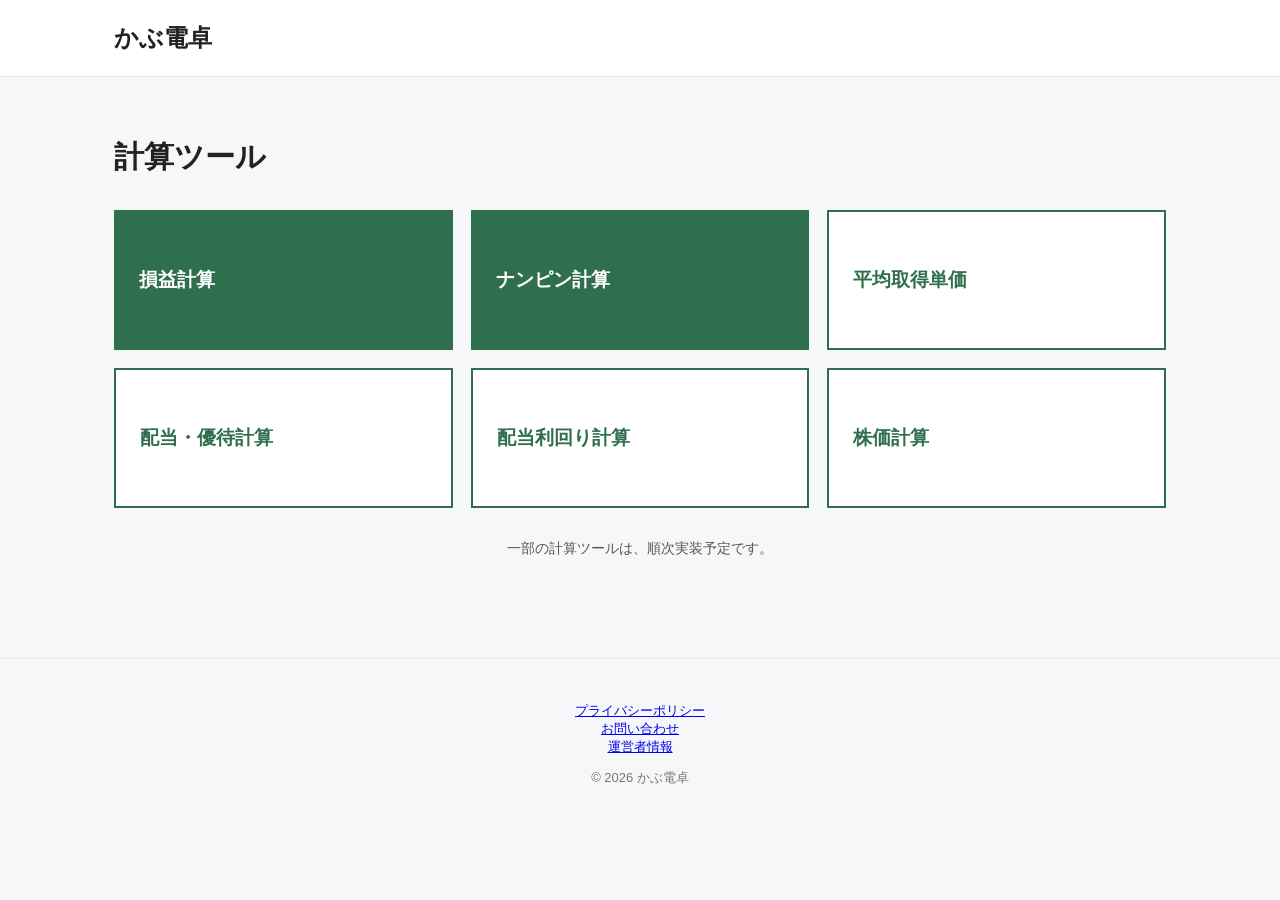
<file: index.html>
<!DOCTYPE html>
<html lang="ja">

<head>
    <!-- Google tag (gtag.js) -->
    <script async src="https://www.googletagmanager.com/gtag/js?id=G-V0Z3D5GNX5"></script>
    <script>
        window.dataLayer = window.dataLayer || [];
        function gtag(){dataLayer.push(arguments);}
        gtag('js', new Date());

        gtag('config', 'G-V0Z3D5GNX5');
    </script>

    <!-- Google tag (gtag.js) -->
    <script async src="https://www.googletagmanager.com/gtag/js?id=G-W8XJ742LCZ"></script>
    <script>
        window.dataLayer = window.dataLayer || [];
        function gtag(){dataLayer.push(arguments);}
        gtag('js', new Date());

        gtag('config', 'G-W8XJ742LCZ');
    </script>

    <meta charset="UTF-8">
    <meta name="viewport" content="width=device-width, initial-scale=1.0">

    <title>かぶ電卓｜株式投資の計算ツール</title>

    <link rel="stylesheet" href="style.css">

    <script async src="https://pagead2.googlesyndication.com/pagead/js/adsbygoogle.js?client=ca-pub-7074374760590472"
     crossorigin="anonymous">
    </script>
    
</head>

<body>

    <header class="site-header">
        <a href="index.html" class="logo">かぶ電卓</a>
    </header>


    <main>

        <section class="tools-section">

            <h1>計算ツール</h1>

            <div class="tool-grid">

                <a href="profit/" class="tool-card">
                    <h2>損益計算</h2>
                </a>

                <!-- ナンピン計算（有効化＆リンク追加） -->
                <a href="nanpin/" class="tool-card">
                    <h2>ナンピン計算</h2>
                </a>

                <!-- 名称変更：配当金計算 → 平均取得単価 -->
                <div class="tool-card tool-card-disabled">
                    <h2>平均取得単価</h2>
                </div>

                <!-- 名称変更：優待利回り計算 → 配当・優待計算 -->
                <div class="tool-card tool-card-disabled">
                    <h2>配当・優待計算</h2>
                </div>

                <div class="tool-card tool-card-disabled">
                    <h2>配当利回り計算</h2>
                </div>

                <div class="tool-card tool-card-disabled">
                    <h2>株価計算</h2>
                </div>

            </div>


            <div class="tools-notice">
                <p>
                    一部の計算ツールは、順次実装予定です。
                </p>
            </div>

        </section>

    </main>


    <footer class="site-footer">

        <p>
            <a href="privacy/">プライバシーポリシー</a><br>
            <a href="https://docs.google.com/forms/d/e/1FAIpQLSde05ziMstpzaKHrBFgpSjmbeXkqPF-WG4Gf9e9zxc0MB6xwA/viewform?usp=dialog">お問い合わせ</a><br>
            <a href="about/">運営者情報</a>
        </p>

        <p>&copy; 2026 かぶ電卓</p>

    </footer>


    <script src="script.js"></script>

</body>

</html>
</file>
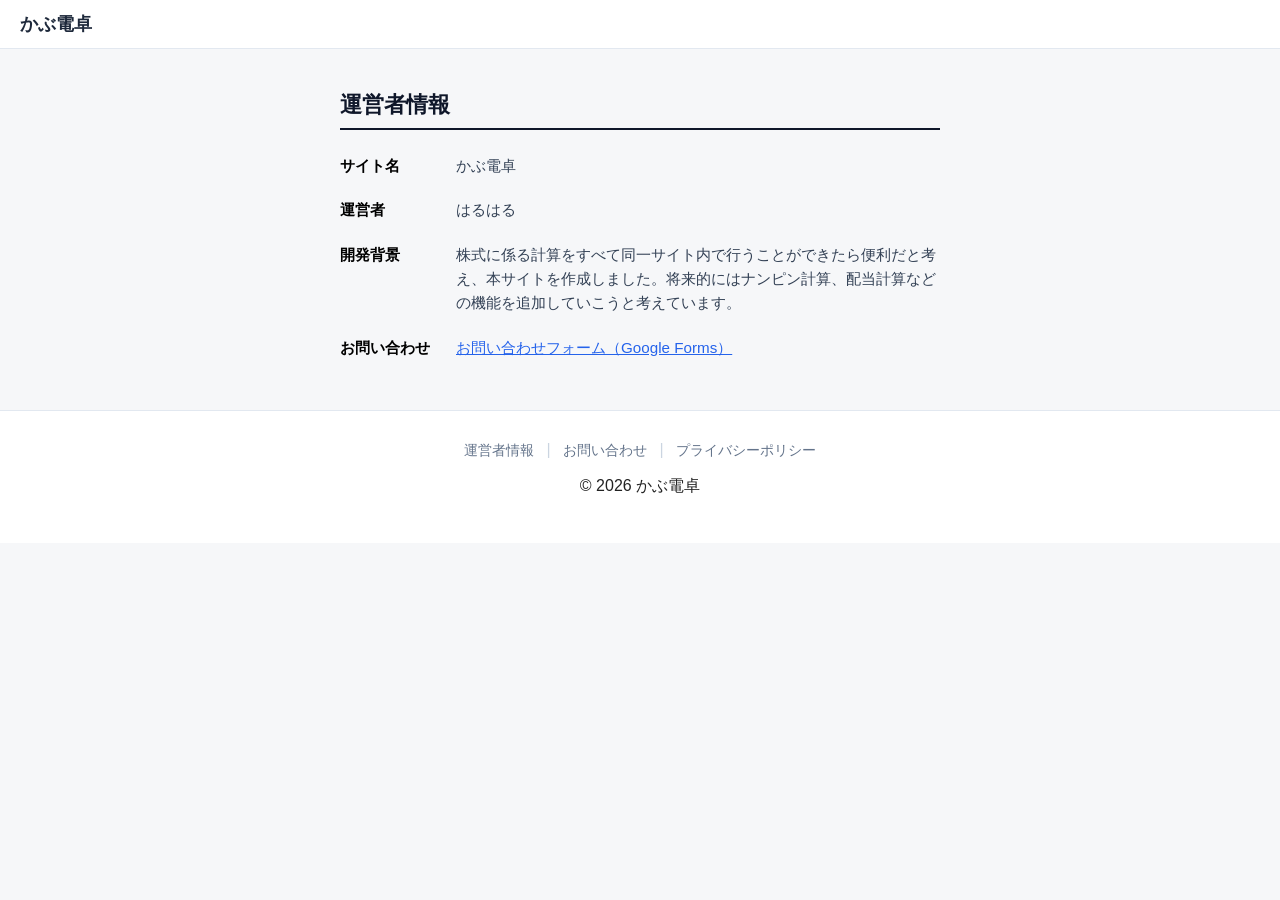
<file: about/index.html>
<!DOCTYPE html>
<html lang="ja">
<head>
  <meta charset="UTF-8">
  <meta name="viewport" content="width=device-width, initial-scale=1.0">
  <title>運営者情報 | かぶ電卓</title>
  <link rel="stylesheet" href="../style.css">
  <style>



    /* ==========================================
   脱・AIテンプレ（運営者情報スタイル）
   ========================================== */

/* 簡易ヘッダー */
.simple-header {
  border-bottom: 1px solid #e2e8f0;
  padding: 12px 20px;
  background-color: #ffffff;
}

.simple-header .site-title {
  font-size: 1.1rem;
  font-weight: 700;
  color: #1e293b;
  text-decoration: none;
}

/* メイン領域 */
.about-wrapper {
  max-width: 640px;
  margin: 40px auto;
  padding: 0 20px;
}

.page-title {
  font-size: 1.4rem;
  font-weight: 700;
  color: #0f172a;
  margin-bottom: 24px;
  padding-bottom: 8px;
  border-bottom: 2px solid #0f172a;
}

/* シンプルなリストレイアウト */
.about-list {
  display: grid;
  grid-template-columns: 100px 1fr;
  row-gap: 20px;
  column-gap: 16px;
  font-size: 0.95rem;
  line-height: 1.6;
}

.about-list dt {
  font-weight: 600;
  color: black;
}

.about-list dd {
  margin: 0;
  color: #334155;
}

.about-list a {
  color: #2563eb;
  text-decoration: underline;
}

/* スマホ対応 */
@media (max-width: 480px) {
  .about-list {
    grid-template-columns: 1fr;
    row-gap: 6px;
  }
  .about-list dt {
    color: #94a3b8;
    font-size: 0.85rem;
    margin-top: 10px;
  }
}


  </style>
</head>
<body>

  <!-- シンプルで邪魔にならないヘッダー -->
  <header class="simple-header">
    <div class="header-inner">
      <a href="../index.html" class="site-title">かぶ電卓</a>
    </div>
  </header>

  <main class="about-wrapper">
    <h1 class="page-title">運営者情報</h1>

    <dl class="about-list">
      <dt>サイト名</dt>
      <dd>かぶ電卓</dd>

      <dt>運営者</dt>
      <dd>はるはる</dd>

      <dt>開発背景</dt>
      <dd>
        株式に係る計算をすべて同一サイト内で行うことができたら便利だと考え、本サイトを作成しました。将来的にはナンピン計算、配当計算などの機能を追加していこうと考えています。
      </dd>

      <dt>お問い合わせ</dt>
      <dd>
        <a href="https://docs.google.com/forms/d/e/1FAIpQLSde05ziMstpzaKHrBFgpSjmbeXkqPF-WG4Gf9e9zxc0MB6xwA/viewform?usp=dialog" target="_blank" rel="noopener noreferrer">
          お問い合わせフォーム（Google Forms）
        </a>
      </dd>
    </dl>
  </main>

  <!-- フッター -->
  <footer class="app-footer">
    <div class="footer-container">
      <nav class="footer-nav">
        <a href="index.html">運営者情報</a>
        <span class="divider">|</span>
        <a href="https://docs.google.com/forms/d/e/1FAIpQLSde05ziMstpzaKHrBFgpSjmbeXkqPF-WG4Gf9e9zxc0MB6xwA/viewform?usp=dialog" target="_blank" rel="noopener noreferrer">お問い合わせ</a>
        <span class="divider">|</span>
        <a href="../privacy/index.html">プライバシーポリシー</a>
      </nav>
      <p class="copyright">© 2026 かぶ電卓</p>
    </div>
  </footer>

</body>
</html>
</file>
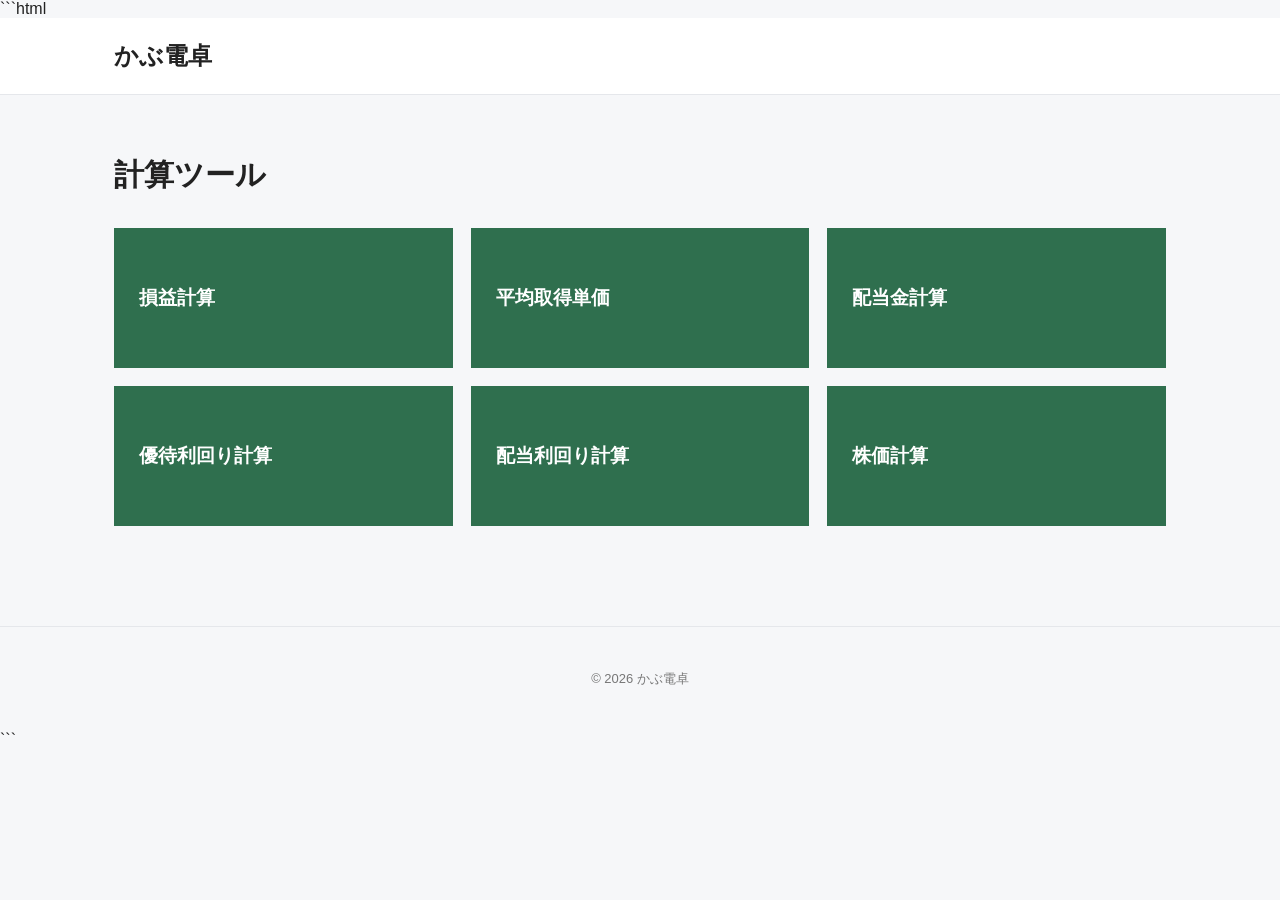
<file: kabu-calculation/index.html>
```html
<!DOCTYPE html>
<html lang="ja">

<head>
    <!-- Google tag (gtag.js) -->
<script async src="https://www.googletagmanager.com/gtag/js?id=G-W8XJ742LCZ"></script>
<script>
  window.dataLayer = window.dataLayer || [];
  function gtag(){dataLayer.push(arguments);}
  gtag('js', new Date());

  gtag('config', 'G-W8XJ742LCZ');
</script>
    <meta charset="UTF-8">
    <meta name="viewport" content="width=device-width, initial-scale=1.0">

    <title>かぶ電卓｜株式投資の計算ツール</title>

    <link rel="stylesheet" href="style.css">
</head>

<body>

    <header class="site-header">
        <a href="index.html" class="logo">かぶ電卓</a>
    </header>


    <main>

        <section class="tools-section">

            <h1>計算ツール</h1>

            <div class="tool-grid">

                <a href="profit/" class="tool-card">
                    <h2>損益計算</h2>
                </a>

                <a href="average-price/" class="tool-card">
                    <h2>平均取得単価</h2>
                </a>

                <a href="dividend/" class="tool-card">
                    <h2>配当金計算</h2>
                </a>

                <a href="yutai/" class="tool-card">
                    <h2>優待利回り計算</h2>
                </a>

                <a href="#" class="tool-card">
                    <h2>配当利回り計算</h2>
                </a>

                <a href="#" class="tool-card">
                    <h2>株価計算</h2>
                </a>

            </div>

        </section>

    </main>


    <footer class="site-footer">
        <p>&copy; 2026 かぶ電卓</p>
    </footer>


    <script src="script.js"></script>

</body>

</html>
```
</file>
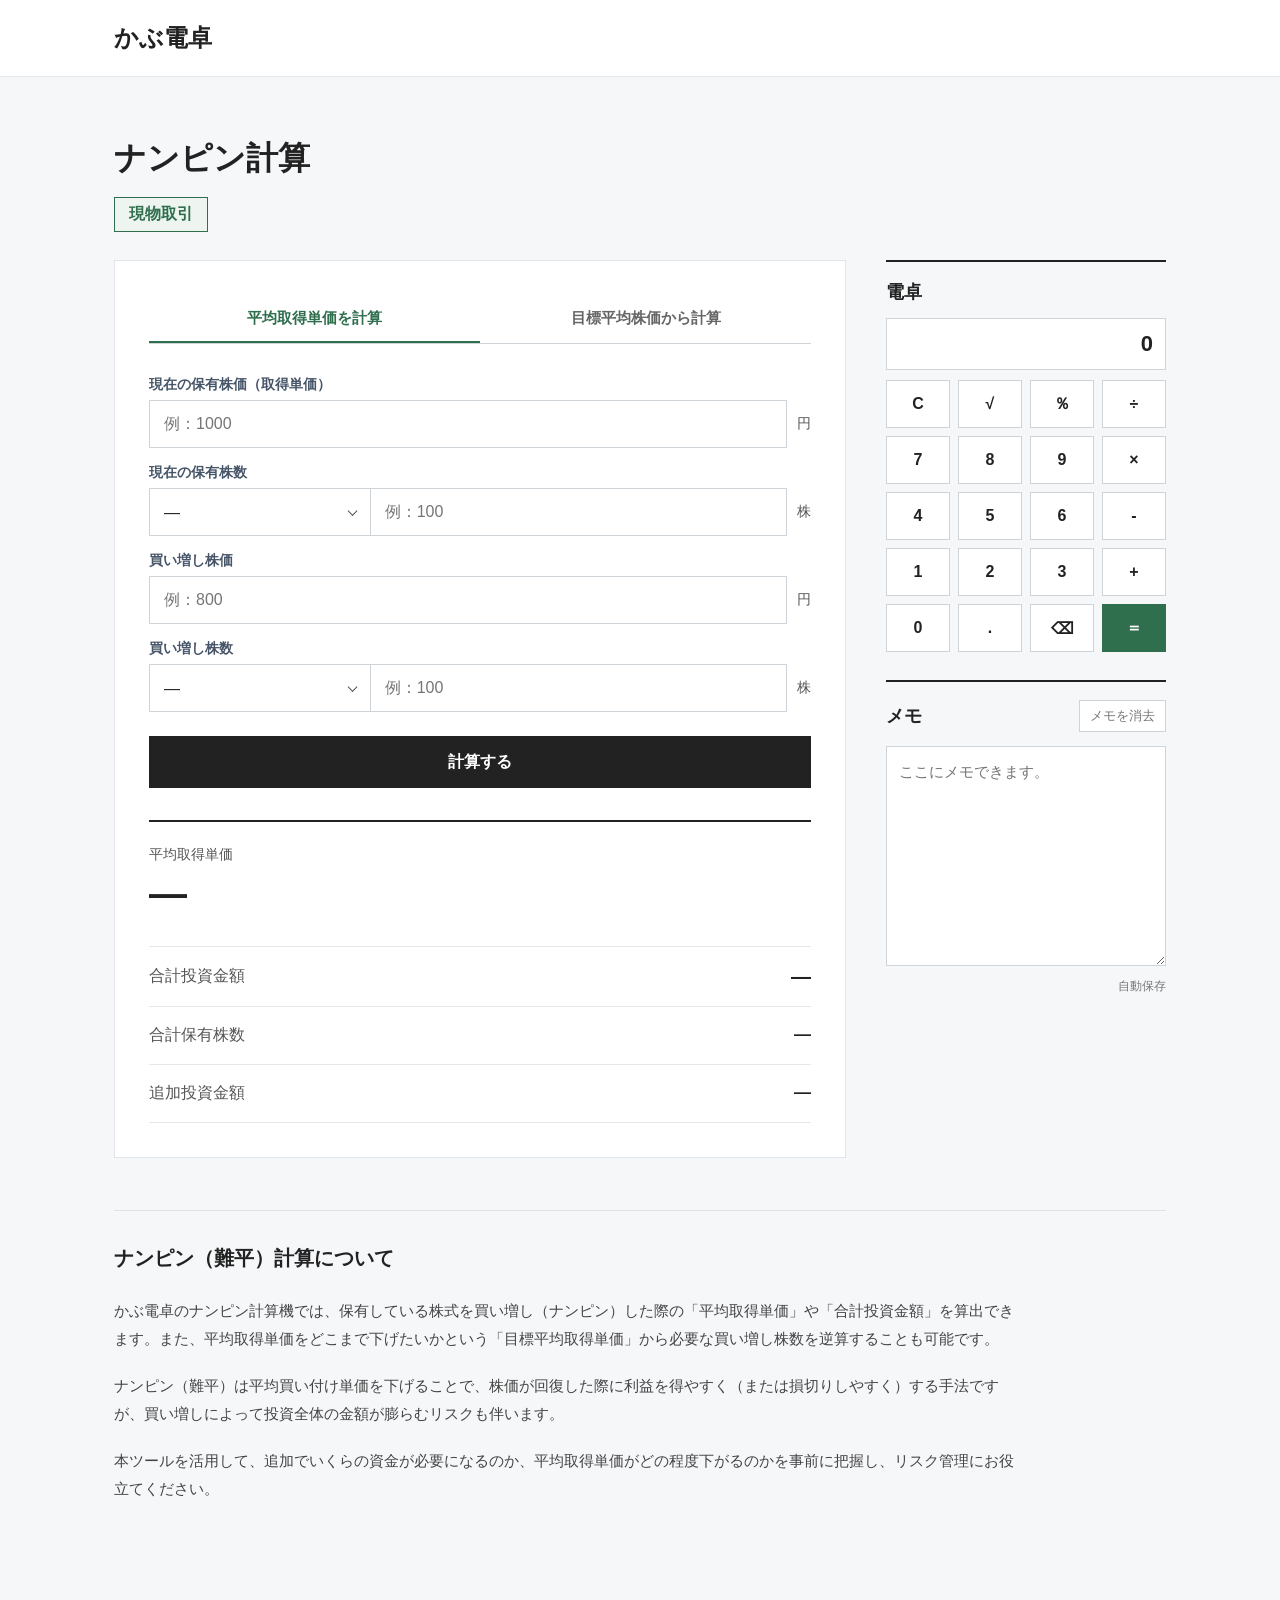
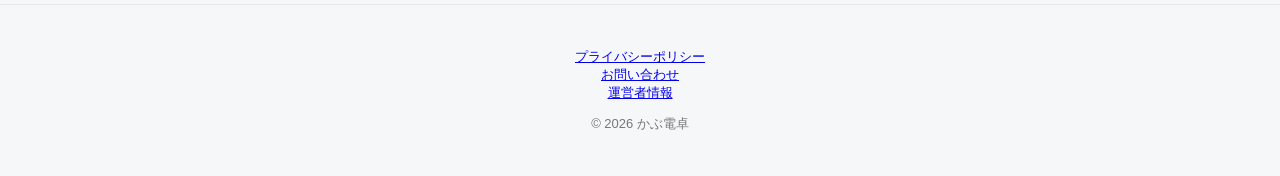
<file: nanpin/index.html>
<!DOCTYPE html>
<html lang="ja">

<head>
    <!-- Google tag (gtag.js) -->
    <script async src="https://www.googletagmanager.com/gtag/js?id=G-V0Z3D5GNX5"></script>
    <script>
        window.dataLayer = window.dataLayer || [];
        function gtag(){dataLayer.push(arguments);}
        gtag('js', new Date());
        gtag('config', 'G-V0Z3D5GNX5');
    </script>

    <!-- Google tag (gtag.js) -->
    <script async src="https://www.googletagmanager.com/gtag/js?id=G-W8XJ742LCZ"></script>
    <script>
        window.dataLayer = window.dataLayer || [];
        function gtag(){dataLayer.push(arguments);}
        gtag('js', new Date());
        gtag('config', 'G-W8XJ742LCZ');
    </script>

    <meta charset="UTF-8">
    <meta name="viewport" content="width=device-width, initial-scale=1.0">

    <title>株のナンピン計算｜かぶ電卓</title>

    <meta
        name="description"
        content="保有株の難平（ナンピン）買い増し後の平均取得単価や、目標とする平均取得単価に必要な買増株数を計算できます。"
    >

    <link rel="stylesheet" href="../style.css">

    <script async src="https://pagead2.googlesyndication.com/pagead/js/adsbygoogle.js?client=ca-pub-7074374760590472"
        crossorigin="anonymous">
    </script>
</head>

<body>

    <header class="site-header">
        <a href="../index.html" class="logo">かぶ電卓</a>
    </header>

    <main>
        <section class="calculator-section">

            <div class="page-heading">
                <h1>ナンピン計算</h1>
                <span class="trade-type">現物取引</span>
            </div>

            <div class="calculator-workspace">

                <div class="calculator">

                    <div class="calculation-modes">
                        <button type="button" class="calculation-mode active" data-mode="nanpin">
                            平均取得単価を計算
                        </button>

                        <button type="button" class="calculation-mode" data-mode="targetNanpin">
                            目標平均株価から計算
                        </button>
                    </div>

                    <!-- 平均取得単価を計算 -->
                    <div class="calculation-panel" id="nanpinMode">

                        <div class="input-group">
                            <label for="currentPrice">現在の保有株価（取得単価）</label>
                            <div class="input-with-unit">
                                <input type="number" id="currentPrice" min="0" step="1" inputmode="decimal" placeholder="例：1000">
                                <span>円</span>
                            </div>
                        </div>

                        <div class="input-group">
                            <label for="currentSharesCustom">現在の保有株数</label>
                            <div class="shares-input">
                                <div class="shares-select-wrapper">
                                    <select id="currentSharesSelect">
                                        <option value="">—</option>
                                        <option value="100">100株</option>
                                        <option value="200">200株</option>
                                        <option value="300">300株</option>
                                        <option value="400">400株</option>
                                        <option value="500">500株</option>
                                        <option value="600">600株</option>
                                        <option value="700">700株</option>
                                        <option value="800">800株</option>
                                        <option value="900">900株</option>
                                        <option value="1000">1000株</option>
                                    </select>
                                </div>

                                <div class="input-with-unit">
                                    <input type="number" id="currentSharesCustom" min="1" step="1" inputmode="numeric" placeholder="例：100">
                                    <span>株</span>
                                </div>
                            </div>
                        </div>

                        <div class="input-group">
                            <label for="buyPrice">買い増し株価</label>
                            <div class="input-with-unit">
                                <input type="number" id="buyPrice" min="0" step="1" inputmode="decimal" placeholder="例：800">
                                <span>円</span>
                            </div>
                        </div>

                        <div class="input-group">
                            <label for="addSharesCustom">買い増し株数</label>
                            <div class="shares-input">
                                <div class="shares-select-wrapper">
                                    <select id="addSharesSelect">
                                        <option value="">—</option>
                                        <option value="100">100株</option>
                                        <option value="200">200株</option>
                                        <option value="300">300株</option>
                                        <option value="400">400株</option>
                                        <option value="500">500株</option>
                                        <option value="600">600株</option>
                                        <option value="700">700株</option>
                                        <option value="800">800株</option>
                                        <option value="900">900株</option>
                                        <option value="1000">1000株</option>
                                    </select>
                                </div>

                                <div class="input-with-unit">
                                    <input type="number" id="addSharesCustom" min="1" step="1" inputmode="numeric" placeholder="例：100">
                                    <span>株</span>
                                </div>
                            </div>
                        </div>

                        <button type="button" id="calculateNanpin" class="calculate-button">
                            計算する
                        </button>

                        <div class="result">
                            <div class="result-main">
                                <span>平均取得単価</span>
                                <strong id="avgPrice">—</strong>
                            </div>

                            <div class="result-row result-profit">
                                <span>合計投資金額</span>
                                <strong id="totalCost">—</strong>
                            </div>

                            <div class="result-row">
                                <span>合計保有株数</span>
                                <strong id="totalShares">—</strong>
                            </div>

                            <div class="result-row">
                                <span>追加投資金額</span>
                                <strong id="addCost">—</strong>
                            </div>
                        </div>
                    </div>

                    <!-- 目標平均株価から計算 -->
                    <div class="calculation-panel" id="targetNanpinMode" style="display: none;">

                        <div class="input-group">
                            <label for="targetCurrentPrice">現在の保有株価（取得単価）</label>
                            <div class="input-with-unit">
                                <input type="number" id="targetCurrentPrice" min="0" step="1" inputmode="decimal" placeholder="例：1000">
                                <span>円</span>
                            </div>
                        </div>

                        <div class="input-group">
                            <label for="targetCurrentShares">現在の保有株数</label>
                            <div class="shares-input">
                                <div class="shares-select-wrapper">
                                    <select id="targetCurrentSharesSelect">
                                        <option value="">—</option>
                                        <option value="100">100株</option>
                                        <option value="200">200株</option>
                                        <option value="300">300株</option>
                                        <option value="400">400株</option>
                                        <option value="500">500株</option>
                                        <option value="600">600株</option>
                                        <option value="700">700株</option>
                                        <option value="800">800株</option>
                                        <option value="900">900株</option>
                                        <option value="1000">1000株</option>
                                    </select>
                                </div>

                                <div class="input-with-unit">
                                    <input type="number" id="targetCurrentShares" min="1" step="1" inputmode="numeric" placeholder="例：100">
                                    <span>株</span>
                                </div>
                            </div>
                        </div>

                        <div class="input-group">
                            <label for="targetBuyPrice">買い増し予定株価</label>
                            <div class="input-with-unit">
                                <input type="number" id="targetBuyPrice" min="0" step="1" inputmode="decimal" placeholder="例：800">
                                <span>円</span>
                            </div>
                        </div>

                        <div class="input-group">
                            <label for="targetAvgPrice">目標平均取得単価</label>
                            <div class="input-with-unit">
                                <input type="number" id="targetAvgPrice" min="0" step="1" inputmode="decimal" placeholder="例：900">
                                <span>円</span>
                            </div>
                        </div>

                        <button type="button" id="calculateTargetNanpin" class="calculate-button">
                            計算する
                        </button>

                        <div class="result">
                            <div class="result-main">
                                <span>必要な買増株数</span>
                                <strong id="requiredShares">—</strong>
                            </div>

                            <div class="result-row result-profit">
                                <span>追加投資金額</span>
                                <strong id="requiredAddCost">—</strong>
                            </div>

                            <div class="result-row">
                                <span>買い増し後の合計株数</span>
                                <strong id="targetTotalShares">—</strong>
                            </div>

                            <div class="result-row">
                                <span>買い増し後の合計投資金額</span>
                                <strong id="targetTotalCost">—</strong>
                            </div>
                        </div>
                    </div>
                </div>

                <aside class="utility-tools">

                    <section class="utility-panel calculator-tool">
                        <h2>電卓</h2>

                        <div class="calculator-display">
                            <input type="text" id="calcDisplay" value="0" readonly aria-label="電卓の表示">
                        </div>

                        <div class="calculator-buttons">
                            <!-- Row 1 -->
                            <button type="button" data-calc-action="clear">C</button>
                            <button type="button" data-calc-action="sqrt">√</button>
                            <button type="button" data-calc-action="percent">％</button>
                            <button type="button" data-calc-action="operator" data-value="/">÷</button>

                            <!-- Row 2 -->
                            <button type="button" data-calc-action="number" data-value="7">7</button>
                            <button type="button" data-calc-action="number" data-value="8">8</button>
                            <button type="button" data-calc-action="number" data-value="9">9</button>
                            <button type="button" data-calc-action="operator" data-value="*">×</button>

                            <!-- Row 3 -->
                            <button type="button" data-calc-action="number" data-value="4">4</button>
                            <button type="button" data-calc-action="number" data-value="5">5</button>
                            <button type="button" data-calc-action="number" data-value="6">6</button>
                            <button type="button" data-calc-action="operator" data-value="-">-</button>

                            <!-- Row 4 -->
                            <button type="button" data-calc-action="number" data-value="1">1</button>
                            <button type="button" data-calc-action="number" data-value="2">2</button>
                            <button type="button" data-calc-action="number" data-value="3">3</button>
                            <button type="button" data-calc-action="operator" data-value="+">+</button>

                            <!-- Row 5 -->
                            <button type="button" data-calc-action="number" data-value="0">0</button>
                            <button type="button" data-calc-action="decimal">.</button>
                            <button type="button" data-calc-action="backspace">⌫</button>
                            <button type="button" class="calculator-equals" data-calc-action="equals">＝</button>
                        </div>
                    </section>

                    <section class="utility-panel memo-tool">
                        <div class="memo-heading">
                            <h2>メモ</h2>
                            <button type="button" id="clearMemo" class="memo-clear-button">
                                メモを消去
                            </button>
                        </div>

                        <textarea id="memo" placeholder="ここにメモできます。" aria-label="メモ"></textarea>

                        <div class="memo-footer">
                            <p class="memo-status" id="memoStatus">自動保存</p>
                        </div>
                    </section>
                </aside>
            </div>

            <section class="calculator-description">
                <h2>ナンピン（難平）計算について</h2>

                <p>
                    かぶ電卓のナンピン計算機では、保有している株式を買い増し（ナンピン）した際の「平均取得単価」や「合計投資金額」を算出できます。また、平均取得単価をどこまで下げたいかという「目標平均取得単価」から必要な買い増し株数を逆算することも可能です。
                </p>

                <p>
                    ナンピン（難平）は平均買い付け単価を下げることで、株価が回復した際に利益を得やすく（または損切りしやすく）する手法ですが、買い増しによって投資全体の金額が膨らむリスクも伴います。
                </p>

                <p>
                    本ツールを活用して、追加でいくらの資金が必要になるのか、平均取得単価がどの程度下がるのかを事前に把握し、リスク管理にお役立てください。
                </p>
            </section>
        </section>
    </main>

    <footer class="site-footer">
        <p>
            <a href="../privacy/">プライバシーポリシー</a><br>
            <a href="https://docs.google.com/forms/d/e/1FAIpQLSde05ziMstpzaKHrBFgpSjmbeXkqPF-WG4Gf9e9zxc0MB6xwA/viewform?usp=dialog">お問い合わせ</a><br>
            <a href="../about/">運営者情報</a>
        </p>

        <p>&copy; 2026 かぶ電卓</p>
    </footer>

    <script>
    (() => {
        const $ = id => document.getElementById(id);
        const read = id => Number($(id).value);
        const set = (id, value) => { $(id).textContent = value; };
        const yen = n => Number.isFinite(n) ? `${Math.round(n).toLocaleString('ja-JP')} 円` : '—';
        const shares = n => Number.isFinite(n) ? `${Math.ceil(n).toLocaleString('ja-JP')} 株` : '—';

        // モード切替
        document.querySelectorAll('.calculation-mode').forEach(button => {
            button.addEventListener('click', () => {
                document.querySelectorAll('.calculation-mode').forEach(item => {
                    item.classList.toggle('active', item === button);
                });

                const modes = ['nanpin', 'targetNanpin'];
                const panels = ['nanpinMode', 'targetNanpinMode'];

                panels.forEach((panelId, index) => {
                    $(panelId).style.display = modes[index] === button.dataset.mode ? '' : 'none';
                });
            });
        });

        // 株数セレクトと入力欄の連動
        const connectShares = (inputId, selectId) => {
            $(selectId).addEventListener('change', () => {
                if ($(selectId).value) {
                    $(inputId).value =$(selectId).value;
                }
            });

            $(inputId).addEventListener('input', () => {
                if ($(inputId).value) {$(selectId).value = '';
                }
            });
        };

        connectShares('currentSharesCustom', 'currentSharesSelect');
        connectShares('addSharesCustom', 'addSharesSelect');
        connectShares('targetCurrentShares', 'targetCurrentSharesSelect');

        const selectedShares = (inputId, selectId) => {
            return read(inputId) || Number($(selectId).value);
        };

        // 1. 通常ナンピン計算
        $('calculateNanpin').addEventListener('click', () => {
            const currentPrice = read('currentPrice');
            const currentShares = selectedShares('currentSharesCustom', 'currentSharesSelect');
            const buyPrice = read('buyPrice');
            const addShares = selectedShares('addSharesCustom', 'addSharesSelect');

            if (!(currentPrice > 0 && currentShares > 0 && buyPrice > 0 && addShares > 0)) {
                alert('すべての項目を正しく入力してください。');
                return;
            }

            const currentTotal = currentPrice * currentShares;
            const addCost = buyPrice * addShares;
            const totalCost = currentTotal + addCost;
            const totalShares = currentShares + addShares;
            const avgPrice = totalCost / totalShares;

            set('avgPrice', yen(avgPrice));
            set('totalCost', yen(totalCost));
            set('totalShares', shares(totalShares));
            set('addCost', yen(addCost));
        });

        // 2. 目標平均株価からの計算
        $('calculateTargetNanpin').addEventListener('click', () => {
            const currentPrice = read('targetCurrentPrice');
            const currentShares = selectedShares('targetCurrentShares', 'targetCurrentSharesSelect');
            const buyPrice = read('targetBuyPrice');
            const targetAvgPrice = read('targetAvgPrice');

            if (!(currentPrice > 0 && currentShares > 0 && buyPrice > 0 && targetAvgPrice > 0)) {
                alert('すべての項目を正しく入力してください。');
                return;
            }

            if (buyPrice >= currentPrice) {
                alert('買い増し予定株価は現在の保有株価より低い必要があります。');
                return;
            }

            if (targetAvgPrice >= currentPrice || targetAvgPrice <= buyPrice) {
                alert('目標平均株価は「買い増し予定株価」と「現在の保有株価」の間の金額を指定してください。');
                return;
            }

            // 必要な株数 = 保有株数 * (現在価格 - 目標価格) / (目標価格 - 買増価格)
            const requiredSharesCount = (currentShares * (currentPrice - targetAvgPrice)) / (targetAvgPrice - buyPrice);
            const addCost = requiredSharesCount * buyPrice;
            const totalShares = currentShares + requiredSharesCount;
            const totalCost = (currentPrice * currentShares) + addCost;

            set('requiredShares', shares(requiredSharesCount));
            set('requiredAddCost', yen(addCost));
            set('targetTotalShares', shares(totalShares));
            set('targetTotalCost', yen(totalCost));
        });

        // メモ帳機能
        const memo = $('memo');
        memo.value = localStorage.getItem('kabuDentakuMemo') || '';

        memo.addEventListener('input', () => {
            localStorage.setItem('kabuDentakuMemo', memo.value);
            $('memoStatus').textContent = '保存しました';
        });

        $('clearMemo').addEventListener('click', () => {
            if (!confirm('メモを消去しますか？')) {
                return;
            }

            memo.value = '';
            localStorage.removeItem('kabuDentakuMemo');
            $('memoStatus').textContent = '消去しました';
        });

        // 電卓機能
        const display = $('calcDisplay');
        let stored = null;
        let operator = null;
        let fresh = false;

        document.querySelectorAll('[data-calc-action]').forEach(button => {
            button.addEventListener('click', () => {
                const action = button.dataset.calcAction;
                const value = button.dataset.value;

                if (action === 'clear') {
                    display.value = '0';
                    stored = null;
                    operator = null;
                    fresh = false;
                    return;
                }

                if (action === 'backspace') {
                    if (fresh || display.value === 'エラー') return;
                    display.value = display.value.length > 1 
                        ? display.value.slice(0, -1) 
                        : '0';
                    return;
                }

                if (action === 'sqrt') {
                    const current = Number(display.value);
                    if (current < 0) {
                        display.value = 'エラー';
                    } else {
                        display.value = String(Math.sqrt(current));
                    }
                    fresh = true;
                    return;
                }

                if (action === 'percent') {
                    const current = Number(display.value);
                    if (operator && stored !== null) {
                        let result;
                        if (operator === '/') result = (stored / current) * 100;
                        else if (operator === '*') result = (stored * current) / 100;
                        else if (operator === '+') result = stored + (stored * current / 100);
                        else if (operator === '-') result = stored - (stored * current / 100);

                        display.value = Number.isFinite(result) ? String(result) : 'エラー';
                        stored = null;
                        operator = null;
                        fresh = true;
                    } else {
                        display.value = String(current / 100);
                        fresh = true;
                    }
                    return;
                }

                if (action === 'number' || action === 'decimal') {
                    if (fresh || display.value === 'エラー') {
                        display.value = '0';
                        fresh = false;
                    }

                    if (action === 'decimal') {
                        if (!display.value.includes('.')) {
                            display.value += '.';
                        }
                    } else {
                        display.value = display.value === '0'
                            ? value
                            : display.value + value;
                    }
                    return;
                }

                if (action === 'operator') {
                    stored = Number(display.value);
                    operator = value;
                    fresh = true;
                    return;
                }

                if (action === 'equals' && operator) {
                    const right = Number(display.value);
                    let result;

                    if (operator === '+') result = stored + right;
                    if (operator === '-') result = stored - right;
                    if (operator === '*') result = stored * right;
                    if (operator === '/') result = stored / right;

                    display.value = Number.isFinite(result) ? String(result) : 'エラー';
                    stored = null;
                    operator = null;
                    fresh = true;
                }
            });
        });
    })();
    </script>

</body>
</html>
</file>
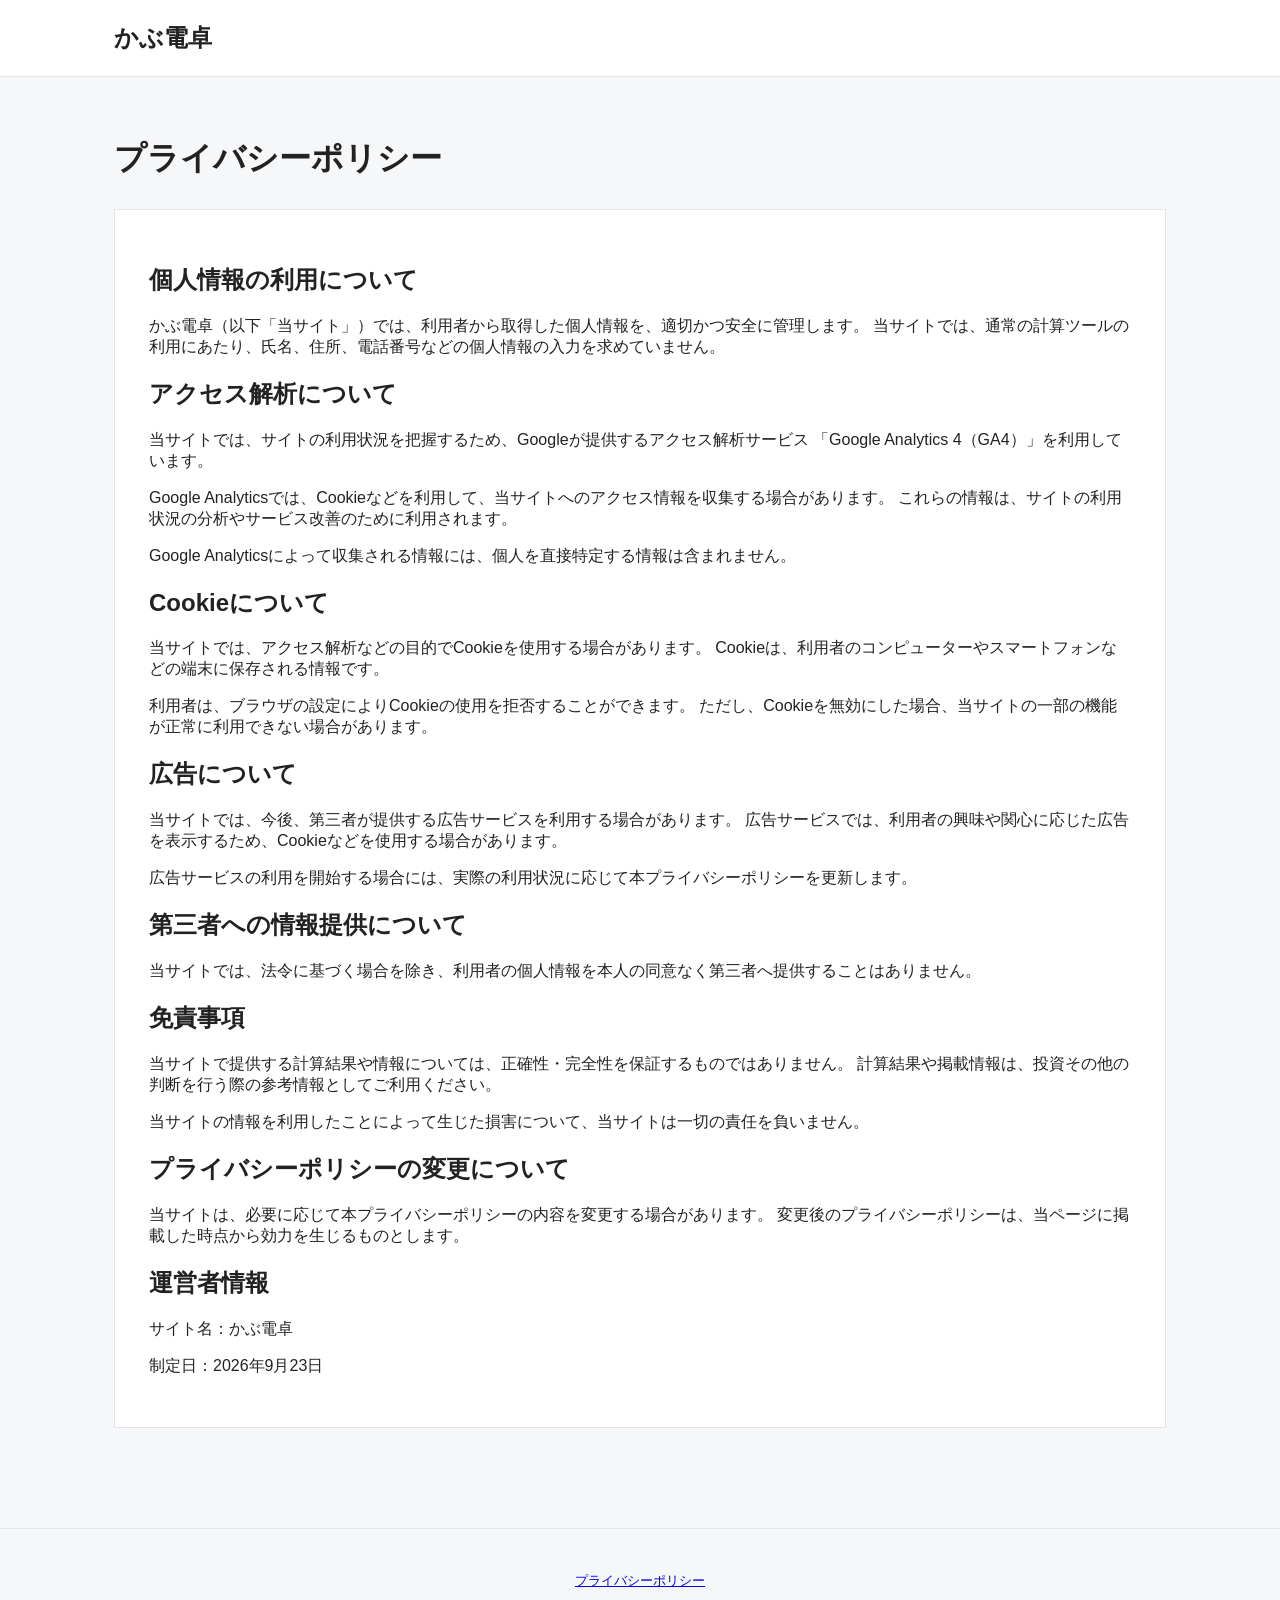
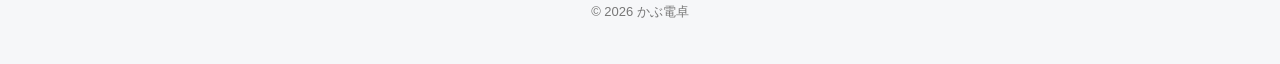
<file: privacy/index.html>
<!DOCTYPE html>
<html lang="ja">

<head>
    <meta charset="UTF-8">
    <meta name="viewport" content="width=device-width, initial-scale=1.0">

    <title>プライバシーポリシー｜かぶ電卓</title>

    <meta
        name="description"
        content="かぶ電卓のプライバシーポリシーです。個人情報、アクセス解析、Cookieなどの取り扱いについて説明しています。"
    >

    <link rel="stylesheet" href="../style.css">
</head>

<body>

    <header class="site-header">
        <a href="../index.html" class="logo">かぶ電卓</a>
    </header>


    <main>

        <section class="calculator-section">

            <div class="page-heading">
                <h1>プライバシーポリシー</h1>
            </div>


            <div class="calculator">

                <h2>個人情報の利用について</h2>

                <p>
                    かぶ電卓（以下「当サイト」）では、利用者から取得した個人情報を、適切かつ安全に管理します。
                    当サイトでは、通常の計算ツールの利用にあたり、氏名、住所、電話番号などの個人情報の入力を求めていません。
                </p>


                <h2>アクセス解析について</h2>

                <p>
                    当サイトでは、サイトの利用状況を把握するため、Googleが提供するアクセス解析サービス
                    「Google Analytics 4（GA4）」を利用しています。
                </p>

                <p>
                    Google Analyticsでは、Cookieなどを利用して、当サイトへのアクセス情報を収集する場合があります。
                    これらの情報は、サイトの利用状況の分析やサービス改善のために利用されます。
                </p>

                <p>
                    Google Analyticsによって収集される情報には、個人を直接特定する情報は含まれません。
                </p>


                <h2>Cookieについて</h2>

                <p>
                    当サイトでは、アクセス解析などの目的でCookieを使用する場合があります。
                    Cookieは、利用者のコンピューターやスマートフォンなどの端末に保存される情報です。
                </p>

                <p>
                    利用者は、ブラウザの設定によりCookieの使用を拒否することができます。
                    ただし、Cookieを無効にした場合、当サイトの一部の機能が正常に利用できない場合があります。
                </p>


                <h2>広告について</h2>

                <p>
                    当サイトでは、今後、第三者が提供する広告サービスを利用する場合があります。
                    広告サービスでは、利用者の興味や関心に応じた広告を表示するため、Cookieなどを使用する場合があります。
                </p>

                <p>
                    広告サービスの利用を開始する場合には、実際の利用状況に応じて本プライバシーポリシーを更新します。
                </p>


                <h2>第三者への情報提供について</h2>

                <p>
                    当サイトでは、法令に基づく場合を除き、利用者の個人情報を本人の同意なく第三者へ提供することはありません。
                </p>


                <h2>免責事項</h2>

                <p>
                    当サイトで提供する計算結果や情報については、正確性・完全性を保証するものではありません。
                    計算結果や掲載情報は、投資その他の判断を行う際の参考情報としてご利用ください。
                </p>

                <p>
                    当サイトの情報を利用したことによって生じた損害について、当サイトは一切の責任を負いません。
                </p>


                <h2>プライバシーポリシーの変更について</h2>

                <p>
                    当サイトは、必要に応じて本プライバシーポリシーの内容を変更する場合があります。
                    変更後のプライバシーポリシーは、当ページに掲載した時点から効力を生じるものとします。
                </p>


                <h2>運営者情報</h2>

                <p>
                    サイト名：かぶ電卓
                </p>


                <p>
                    制定日：2026年9月23日
                </p>

            </div>

        </section>

    </main>


    <footer class="site-footer">

        <p>
            <a href="../privacy/">プライバシーポリシー</a>
        </p>

        <p>
            &copy; 2026 かぶ電卓
        </p>

    </footer>

</body>

</html>
</file>
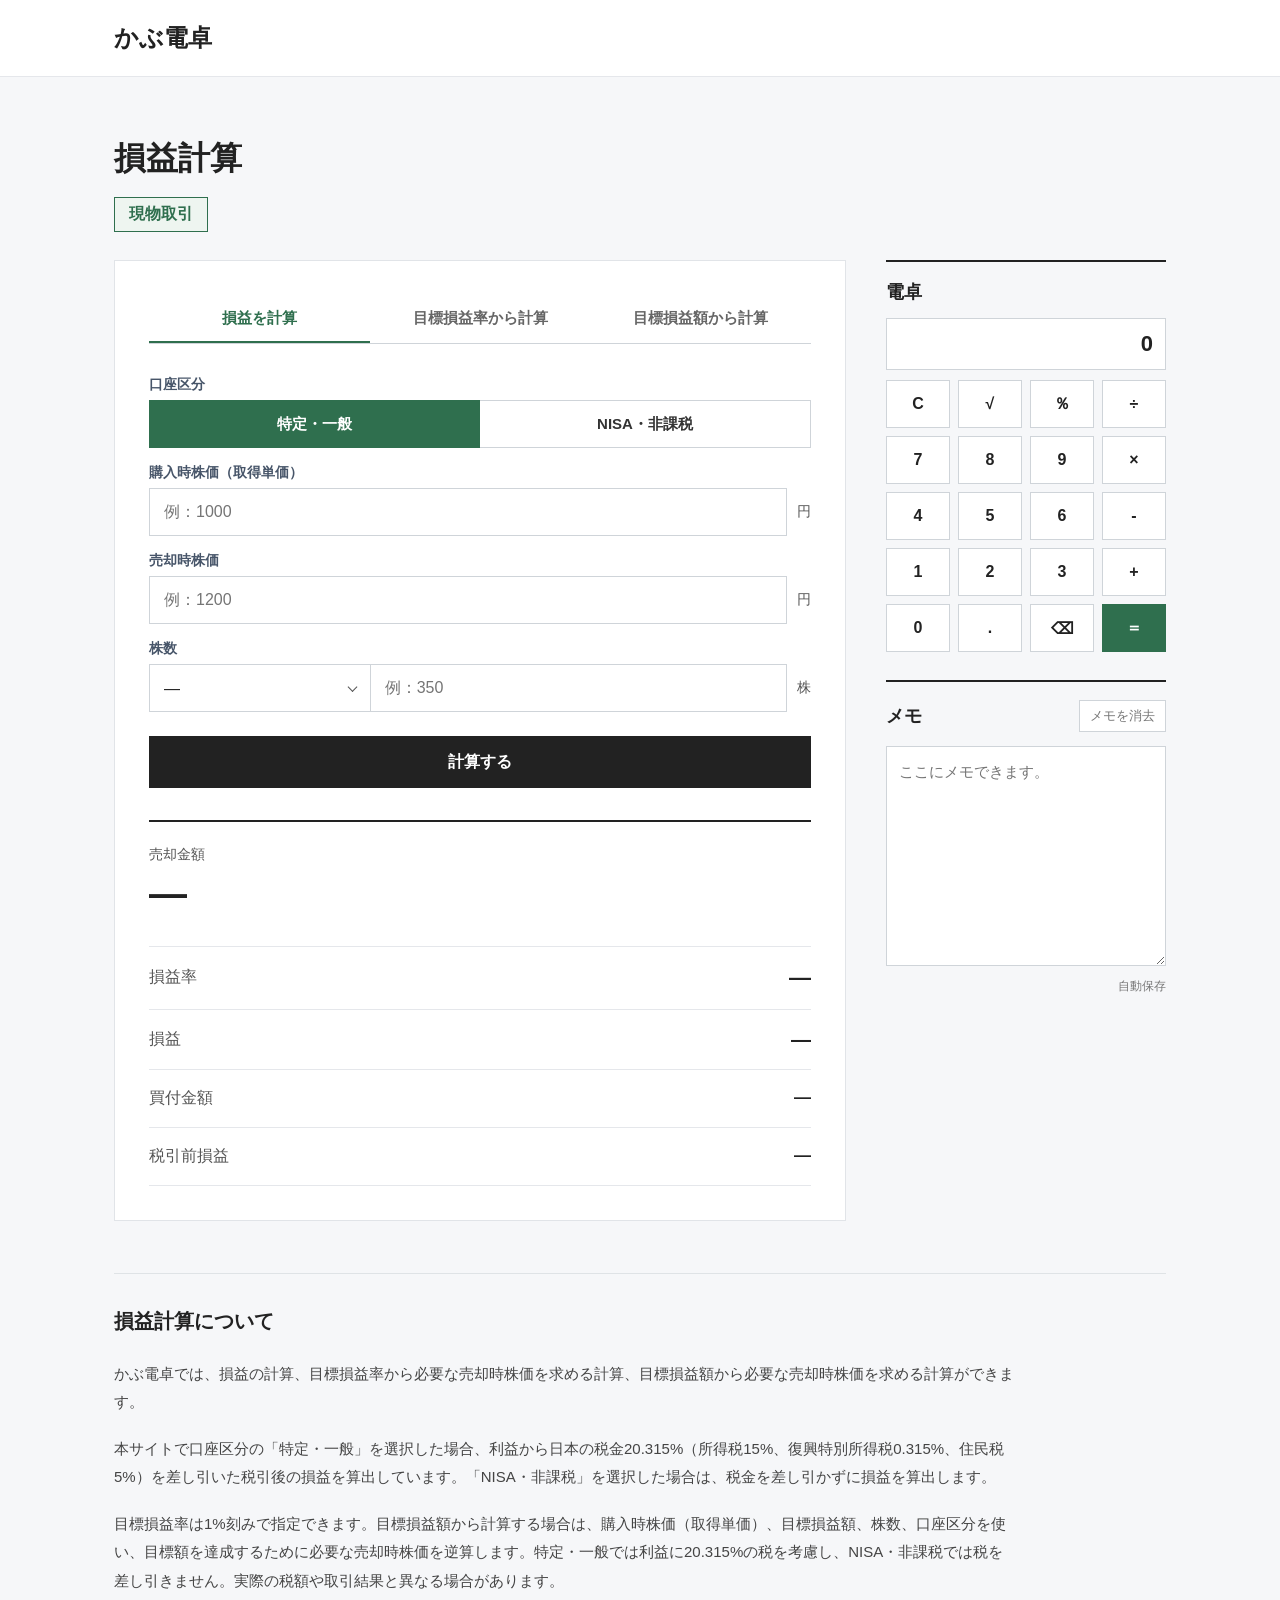
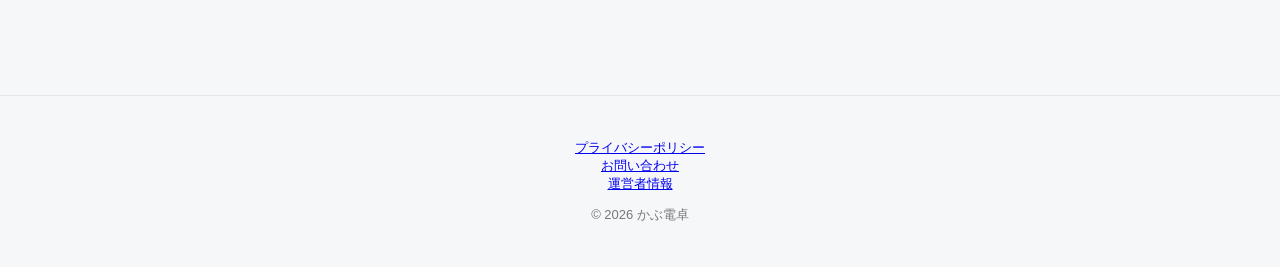
<file: profit/index.html>
<!DOCTYPE html>
<html lang="ja">

<head>
    <!-- Google tag (gtag.js) -->
    <script async src="https://www.googletagmanager.com/gtag/js?id=G-V0Z3D5GNX5"></script>
    <script>
        window.dataLayer = window.dataLayer || [];
        function gtag(){dataLayer.push(arguments);}
        gtag('js', new Date());
        gtag('config', 'G-V0Z3D5GNX5');
    </script>

    <!-- Google tag (gtag.js) -->
    <script async src="https://www.googletagmanager.com/gtag/js?id=G-W8XJ742LCZ"></script>
    <script>
        window.dataLayer = window.dataLayer || [];
        function gtag(){dataLayer.push(arguments);}
        gtag('js', new Date());
        gtag('config', 'G-W8XJ742LCZ');
    </script>

    <meta charset="UTF-8">
    <meta name="viewport" content="width=device-width, initial-scale=1.0">

    <title>株の損益計算｜かぶ電卓</title>

    <meta
        name="description"
        content="株の損益計算、目標損益率または目標損益額から必要な売却時株価を計算できます。"
    >

    <link rel="stylesheet" href="../style.css">

    <script async src="https://pagead2.googlesyndication.com/pagead/js/adsbygoogle.js?client=ca-pub-7074374760590472"
        crossorigin="anonymous">
    </script>
</head>

<body>

    <header class="site-header">
        <a href="../index.html" class="logo">かぶ電卓</a>
    </header>

    <main>
        <section class="calculator-section">

            <div class="page-heading">
                <h1>損益計算</h1>
                <span class="trade-type">現物取引</span>
            </div>

            <div class="calculator-workspace">

                <div class="calculator">

                    <div class="calculation-modes">
                        <button type="button" class="calculation-mode active" data-mode="profit">
                            損益を計算
                        </button>

                        <button type="button" class="calculation-mode" data-mode="target">
                            目標損益率から計算
                        </button>

                        <button type="button" class="calculation-mode" data-mode="targetAmount">
                            目標損益額から計算
                        </button>
                    </div>

                    <!-- 損益を計算 -->
                    <div class="calculation-panel" id="profitMode">

                        <div class="input-group">
                            <label>口座区分</label>
                            <div class="account-buttons">
                                <button type="button" class="account-button active" data-account="taxable">
                                    特定・一般
                                </button>
                                <button type="button" class="account-button" data-account="taxfree">
                                    NISA・非課税
                                </button>
                            </div>
                        </div>

                        <div class="input-group">
                            <label for="buyPrice">購入時株価（取得単価）</label>
                            <div class="input-with-unit">
                                <input type="number" id="buyPrice" min="0" step="1" inputmode="decimal" placeholder="例：1000">
                                <span>円</span>
                            </div>
                        </div>

                        <div class="input-group">
                            <label for="sellPrice">売却時株価</label>
                            <div class="input-with-unit">
                                <input type="number" id="sellPrice" min="0" step="1" inputmode="decimal" placeholder="例：1200">
                                <span>円</span>
                            </div>
                        </div>

                        <div class="input-group">
                            <label for="sharesCustom">株数</label>
                            <div class="shares-input">
                                <div class="shares-select-wrapper">
                                    <select id="sharesSelect">
                                        <option value="">—</option>
                                        <option value="100">100株</option>
                                        <option value="200">200株</option>
                                        <option value="300">300株</option>
                                        <option value="400">400株</option>
                                        <option value="500">500株</option>
                                        <option value="600">600株</option>
                                        <option value="700">700株</option>
                                        <option value="800">800株</option>
                                        <option value="900">900株</option>
                                        <option value="1000">1000株</option>
                                    </select>
                                </div>

                                <div class="input-with-unit">
                                    <input type="number" id="sharesCustom" min="1" step="1" inputmode="numeric" placeholder="例：350">
                                    <span>株</span>
                                </div>
                            </div>
                        </div>

                        <button type="button" id="calculate" class="calculate-button">
                            計算する
                        </button>

                        <div class="result">
                            <div class="result-main">
                                <span>売却金額</span>
                                <strong id="sellAmount">—</strong>
                            </div>

                            <div class="result-row result-rate">
                                <span>損益率</span>
                                <strong id="profitRate">—</strong>
                            </div>

                            <div class="result-row result-profit">
                                <span>損益</span>
                                <strong id="profit">—</strong>
                            </div>

                            <div class="result-row">
                                <span>買付金額</span>
                                <strong id="buyAmount">—</strong>
                            </div>

                            <div class="result-row" id="beforeTaxRow">
                                <span>税引前損益</span>
                                <strong id="beforeTaxProfit">—</strong>
                            </div>
                        </div>
                    </div>

                    <!-- 目標損益率から計算 -->
                    <div class="calculation-panel" id="targetMode" style="display: none;">

                        <div class="input-group">
                            <label>口座区分</label>
                            <div class="account-buttons">
                                <button type="button" class="account-button target-account-button active" data-target-account="taxable">
                                    特定・一般
                                </button>
                                <button type="button" class="account-button target-account-button" data-target-account="taxfree">
                                    NISA・非課税
                                </button>
                            </div>
                        </div>

                        <div class="input-group">
                            <label for="targetBuyPrice">購入時株価（取得単価）</label>
                            <div class="input-with-unit">
                                <input type="number" id="targetBuyPrice" min="0" step="1" inputmode="decimal" placeholder="例：1000">
                                <span>円</span>
                            </div>
                        </div>

                        <div class="input-group">
                            <label for="targetProfitRate">目標損益率</label>
                            <div class="input-with-unit">
                                <input type="number" id="targetProfitRate" min="1" max="1000" step="1" inputmode="decimal" placeholder="例：20">
                                <span>%</span>
                            </div>
                        </div>

                        <div class="input-group">
                            <label for="targetShares">株数</label>
                            <div class="shares-input">
                                <div class="shares-select-wrapper">
                                    <select id="targetSharesSelect">
                                        <option value="">—</option>
                                        <option value="100">100株</option>
                                        <option value="200">200株</option>
                                        <option value="300">300株</option>
                                        <option value="400">400株</option>
                                        <option value="500">500株</option>
                                        <option value="600">600株</option>
                                        <option value="700">700株</option>
                                        <option value="800">800株</option>
                                        <option value="900">900株</option>
                                        <option value="1000">1000株</option>
                                    </select>
                                </div>

                                <div class="input-with-unit">
                                    <input type="number" id="targetShares" min="1" step="1" inputmode="numeric" placeholder="例：350">
                                    <span>株</span>
                                </div>
                            </div>
                        </div>

                        <button type="button" id="calculateTarget" class="calculate-button">
                            計算する
                        </button>

                        <div class="result">
                            <div class="result-main">
                                <span>株価</span>
                                <strong id="targetSellPrice">—</strong>
                            </div>

                            <div class="result-row">
                                <span>売却金額</span>
                                <strong id="targetSellAmount">—</strong>
                            </div>

                            <div class="result-row result-rate">
                                <span>目標損益率</span>
                                <strong id="targetRateResult">—</strong>
                            </div>

                            <div class="result-row result-profit">
                                <span>損益</span>
                                <strong id="targetProfit">—</strong>
                            </div>

                            <div class="result-row" id="targetBeforeTaxRow">
                                <span>税引前損益</span>
                                <strong id="targetBeforeTaxProfit">—</strong>
                            </div>
                        </div>
                    </div>

                    <!-- 目標損益額から計算 -->
                    <div class="calculation-panel" id="targetAmountMode" style="display: none;">

                        <div class="input-group">
                            <label>口座区分</label>
                            <div class="account-buttons">
                                <button type="button" class="account-button amount-account-button active" data-amount-account="taxable">
                                    特定・一般
                                </button>
                                <button type="button" class="account-button amount-account-button" data-amount-account="taxfree">
                                    NISA・非課税
                                </button>
                            </div>
                        </div>

                        <div class="input-group">
                            <label for="amountBuyPrice">購入時株価（取得単価）</label>
                            <div class="input-with-unit">
                                <input type="number" id="amountBuyPrice" min="0" step="1" inputmode="decimal" placeholder="例：1000">
                                <span>円</span>
                            </div>
                        </div>

                        <div class="input-group">
                            <label for="targetProfitAmount">目標損益額</label>
                            <div class="input-with-unit">
                                <input type="number" id="targetProfitAmount" step="1" inputmode="decimal" placeholder="例：10000">
                                <span>円</span>
                            </div>
                        </div>

                        <div class="input-group">
                            <label for="amountShares">株数</label>
                            <div class="shares-input">
                                <div class="shares-select-wrapper">
                                    <select id="amountSharesSelect">
                                        <option value="">—</option>
                                        <option value="100">100株</option>
                                        <option value="200">200株</option>
                                        <option value="300">300株</option>
                                        <option value="400">400株</option>
                                        <option value="500">500株</option>
                                        <option value="600">600株</option>
                                        <option value="700">700株</option>
                                        <option value="800">800株</option>
                                        <option value="900">900株</option>
                                        <option value="1000">1000株</option>
                                    </select>
                                </div>

                                <div class="input-with-unit">
                                    <input type="number" id="amountShares" min="1" step="1" inputmode="numeric" placeholder="例：350">
                                    <span>株</span>
                                </div>
                            </div>
                        </div>

                        <button type="button" id="calculateTargetAmount" class="calculate-button">
                            計算する
                        </button>

                        <div class="result">
                            <div class="result-main">
                                <span>必要な売却時株価</span>
                                <strong id="amountSellPrice">—</strong>
                            </div>

                            <div class="result-row">
                                <span>売却金額</span>
                                <strong id="amountSellTotal">—</strong>
                            </div>

                            <div class="result-row result-rate">
                                <span>損益率</span>
                                <strong id="amountRate">—</strong>
                            </div>

                            <div class="result-row result-profit">
                                <span>目標損益額（税引後）</span>
                                <strong id="amountNetProfit">—</strong>
                            </div>

                            <div class="result-row" id="amountBeforeTaxRow">
                                <span>税引前損益</span>
                                <strong id="amountGrossProfit">—</strong>
                            </div>
                        </div>
                    </div>
                </div>

                <aside class="utility-tools">

                    <section class="utility-panel calculator-tool">
                        <h2>電卓</h2>

                        <div class="calculator-display">
                            <input type="text" id="calcDisplay" value="0" readonly aria-label="電卓の表示">
                        </div>

                        <!-- 修正後の電卓HTMLレイアウト（＝と⌫を逆にした標準5x4グリッド） -->
<div class="calculator-buttons">
    <!-- Row 1 -->
    <button type="button" data-calc-action="clear">C</button>
    <button type="button" data-calc-action="sqrt">√</button>
    <button type="button" data-calc-action="percent">％</button>
    <button type="button" data-calc-action="operator" data-value="/">÷</button>

    <!-- Row 2 -->
    <button type="button" data-calc-action="number" data-value="7">7</button>
    <button type="button" data-calc-action="number" data-value="8">8</button>
    <button type="button" data-calc-action="number" data-value="9">9</button>
    <button type="button" data-calc-action="operator" data-value="*">×</button>

    <!-- Row 3 -->
    <button type="button" data-calc-action="number" data-value="4">4</button>
    <button type="button" data-calc-action="number" data-value="5">5</button>
    <button type="button" data-calc-action="number" data-value="6">6</button>
    <button type="button" data-calc-action="operator" data-value="-">-</button>

    <!-- Row 4 -->
    <button type="button" data-calc-action="number" data-value="1">1</button>
    <button type="button" data-calc-action="number" data-value="2">2</button>
    <button type="button" data-calc-action="number" data-value="3">3</button>
    <button type="button" data-calc-action="operator" data-value="+">+</button>

    <!-- Row 5 (位置を逆にして直感的に使いやすく修正) -->
    <button type="button" data-calc-action="number" data-value="0">0</button>
    <button type="button" data-calc-action="decimal">.</button>
    <button type="button" data-calc-action="backspace">⌫</button>
    <button type="button" class="calculator-equals" data-calc-action="equals">＝</button>
</div>
                    </section>

                    <section class="utility-panel memo-tool">
                        <div class="memo-heading">
                            <h2>メモ</h2>
                            <button type="button" id="clearMemo" class="memo-clear-button">
                                メモを消去
                            </button>
                        </div>

                        <textarea id="memo" placeholder="ここにメモできます。" aria-label="メモ"></textarea>

                        <div class="memo-footer">
                            <p class="memo-status" id="memoStatus">自動保存</p>
                        </div>
                    </section>
                </aside>
            </div>

            <section class="calculator-description">
                <h2>損益計算について</h2>

                <p>
                    かぶ電卓では、損益の計算、目標損益率から必要な売却時株価を求める計算、目標損益額から必要な売却時株価を求める計算ができます。
                </p>

                <p>
                    本サイトで口座区分の「特定・一般」を選択した場合、利益から日本の税金20.315%（所得税15%、復興特別所得税0.315%、住民税5%）を差し引いた税引後の損益を算出しています。「NISA・非課税」を選択した場合は、税金を差し引かずに損益を算出します。
                </p>

                <p>
                    目標損益率は1%刻みで指定できます。目標損益額から計算する場合は、購入時株価（取得単価）、目標損益額、株数、口座区分を使い、目標額を達成するために必要な売却時株価を逆算します。特定・一般では利益に20.315%の税を考慮し、NISA・非課税では税を差し引きません。実際の税額や取引結果と異なる場合があります。
                </p>
            </section>
        </section>
    </main>

    <footer class="site-footer">
        <p>
            <a href="../privacy/">プライバシーポリシー</a><br>
            <a href="https://docs.google.com/forms/d/e/1FAIpQLSde05ziMstpzaKHrBFgpSjmbeXkqPF-WG4Gf9e9zxc0MB6xwA/viewform?usp=dialog">お問い合わせ</a><br>
            <a href="../about/">運営者情報</a>
        </p>

        <p>&copy; 2026 かぶ電卓</p>
    

        
    </footer>

    <script>
    (() => {
        const taxRate = 0.20315;
        let account = 'taxable';
        let targetAccount = 'taxable';
        let amountAccount = 'taxable';

        const $ = id => document.getElementById(id);
        const read = id => Number($(id).value);
        const set = (id, value) => { $(id).textContent = value; };
        const yen = n => Number.isFinite(n) ? `${Math.round(n).toLocaleString('ja-JP')} 円` : '—';

        document.querySelectorAll('.calculation-mode').forEach(button => {
            button.addEventListener('click', () => {
                document.querySelectorAll('.calculation-mode').forEach(item => {
                    item.classList.toggle('active', item === button);
                });

                const modes = ['profit', 'target', 'targetAmount'];
                const panels = ['profitMode', 'targetMode', 'targetAmountMode'];

                panels.forEach((panelId, index) => {
                    $(panelId).style.display = modes[index] === button.dataset.mode ? '' : 'none';
                });
            });
        });

        const bindAccounts = (selector, attribute, setter) => {
            document.querySelectorAll(selector).forEach(button => {
                button.addEventListener('click', () => {
                    document.querySelectorAll(selector).forEach(item => {
                        item.classList.toggle('active', item === button);
                    });

                    setter(button.getAttribute(attribute));
                });
            });
        };

        bindAccounts(
            '.account-button:not(.target-account-button):not(.amount-account-button)',
            'data-account',
            value => account = value
        );

        bindAccounts(
            '.target-account-button',
            'data-target-account',
            value => targetAccount = value
        );

        bindAccounts(
            '.amount-account-button',
            'data-amount-account',
            value => amountAccount = value
        );

        const selectedShares = (inputId, selectId) => {
            return read(inputId) || Number($(selectId).value);
        };

        const connectShares = (inputId, selectId) => {
            $(selectId).addEventListener('change', () => {
                if ($(selectId).value) {
                    $(inputId).value =$(selectId).value;
                }
            });

            $(inputId).addEventListener('input', () => {
                if ($(inputId).value) {$(selectId).value = '';
                }
            });
        };

        connectShares('sharesCustom', 'sharesSelect');
        connectShares('targetShares', 'targetSharesSelect');
        connectShares('amountShares', 'amountSharesSelect');

        $('calculate').addEventListener('click', () => {
            const buy = read('buyPrice');
            const sell = read('sellPrice');
            const count = selectedShares('sharesCustom', 'sharesSelect');

            if (!(buy > 0 && sell >= 0 && count > 0)) {
                alert('購入時株価、売却時株価、株数を入力してください。');
                return;
            }

            const cost = buy * count;
            const gross = (sell - buy) * count;
            const net = gross > 0 && account === 'taxable'
                ? gross * (1 - taxRate)
                : gross;

            set('sellAmount', yen(sell * count));
            set('profitRate', `${(net / cost * 100).toFixed(2)}%`);
            set('profit', yen(net));
            set('buyAmount', yen(cost));
            set('beforeTaxProfit', yen(gross));

            $('beforeTaxRow').style.display = account === 'taxable' ? '' : 'none';
        });

        const calculateGoal = (buy, goalNet, count, accountType, mode) => {
            if (!(buy > 0 && count > 0 && Number.isFinite(goalNet))) {
                alert('必要な項目を入力してください。');
                return;
            }

            const gross = goalNet > 0 && accountType === 'taxable'
                ? goalNet / (1 - taxRate)
                : goalNet;

            const sell = buy + gross / count;
            const cost = buy * count;

            if (mode === 'target') {
                set('targetSellPrice', yen(sell));
                set('targetSellAmount', yen(sell * count));
                set('targetRateResult', `${(goalNet / cost * 100).toFixed(2)}%`);
                set('targetProfit', yen(goalNet));
                set('targetBeforeTaxProfit', yen(gross));
                $('targetBeforeTaxRow').style.display = accountType === 'taxable' ? '' : 'none';
            } else {
                set('amountSellPrice', yen(sell));
                set('amountSellTotal', yen(sell * count));
                set('amountRate', `${(goalNet / cost * 100).toFixed(2)}%`);
                set('amountNetProfit', yen(goalNet));
                set('amountGrossProfit', yen(gross));
                $('amountBeforeTaxRow').style.display = accountType === 'taxable' ? '' : 'none';
            }
        };

        $('calculateTarget').addEventListener('click', () => {
            const buy = read('targetBuyPrice');
            const count = selectedShares('targetShares', 'targetSharesSelect');
            const rate = read('targetProfitRate');
            const goalNet = buy * count * rate / 100;

            calculateGoal(buy, goalNet, count, targetAccount, 'target');
        });

        $('calculateTargetAmount').addEventListener('click', () => {
            calculateGoal(
                read('amountBuyPrice'),
                read('targetProfitAmount'),
                selectedShares('amountShares', 'amountSharesSelect'),
                amountAccount,
                'amount'
            );
        });

        const memo = $('memo');
        memo.value = localStorage.getItem('kabuDentakuMemo') || '';

        memo.addEventListener('input', () => {
            localStorage.setItem('kabuDentakuMemo', memo.value);
            $('memoStatus').textContent = '保存しました';
        });

        $('clearMemo').addEventListener('click', () => {
            if (!confirm('メモを消去しますか？')) {
                return;
            }

            memo.value = '';
            localStorage.removeItem('kabuDentakuMemo');
            $('memoStatus').textContent = '消去しました';
        });

        // =========================
        // 電卓機能（％ボタンの標準挙動に対応）
        // =========================
        const display = $('calcDisplay');
        let stored = null;
        let operator = null;
        let fresh = false;

        document.querySelectorAll('[data-calc-action]').forEach(button => {
            button.addEventListener('click', () => {
                const action = button.dataset.calcAction;
                const value = button.dataset.value;

                // クリア (C)
                if (action === 'clear') {
                    display.value = '0';
                    stored = null;
                    operator = null;
                    fresh = false;
                    return;
                }

                // 一文字消す (⌫)
                if (action === 'backspace') {
                    if (fresh || display.value === 'エラー') return;
                    display.value = display.value.length > 1 
                        ? display.value.slice(0, -1) 
                        : '0';
                    return;
                }

                // 平方根 (√)
                if (action === 'sqrt') {
                    const current = Number(display.value);
                    if (current < 0) {
                        display.value = 'エラー';
                    } else {
                        display.value = String(Math.sqrt(current));
                    }
                    fresh = true;
                    return;
                }

                // パーセント (％) の正しい電卓挙動
                if (action === 'percent') {
                    const current = Number(display.value);

                    if (operator && stored !== null) {
                        let result;
                        if (operator === '/') {
                            // 例: 80 ÷ 800 ％  => 10 (80は800の10%)
                            result = (stored / current) * 100;
                        } else if (operator === '*') {
                            // 例: 800 × 10 ％  => 80 (800の10%)
                            result = (stored * current) / 100;
                        } else if (operator === '+') {
                            // 例: 1000 ＋ 10 ％ => 1100 (1000の10%増し)
                            result = stored + (stored * current / 100);
                        } else if (operator === '-') {
                            // 例: 1000 − 10 ％ => 900 (1000の10%引き)
                            result = stored - (stored * current / 100);
                        }

                        display.value = Number.isFinite(result) ? String(result) : 'エラー';
                        stored = null;
                        operator = null;
                        fresh = true;
                    } else {
                        // 単体で押された場合は 100 で割る
                        display.value = String(current / 100);
                        fresh = true;
                    }
                    return;
                }

                // 数値・小数点入力
                if (action === 'number' || action === 'decimal') {
                    if (fresh || display.value === 'エラー') {
                        display.value = '0';
                        fresh = false;
                    }

                    if (action === 'decimal') {
                        if (!display.value.includes('.')) {
                            display.value += '.';
                        }
                    } else {
                        display.value = display.value === '0'
                            ? value
                            : display.value + value;
                    }
                    return;
                }

                // 四則演算子 (+, -, *, /)
                if (action === 'operator') {
                    stored = Number(display.value);
                    operator = value;
                    fresh = true;
                    return;
                }

                // 計算実行 (=)
                if (action === 'equals' && operator) {
                    const right = Number(display.value);
                    let result;

                    if (operator === '+') result = stored + right;
                    if (operator === '-') result = stored - right;
                    if (operator === '*') result = stored * right;
                    if (operator === '/') result = stored / right;

                    display.value = Number.isFinite(result) ? String(result) : 'エラー';
                    stored = null;
                    operator = null;
                    fresh = true;
                }
            });
        });
    })();
    </script>

</body>
</html>
</file>
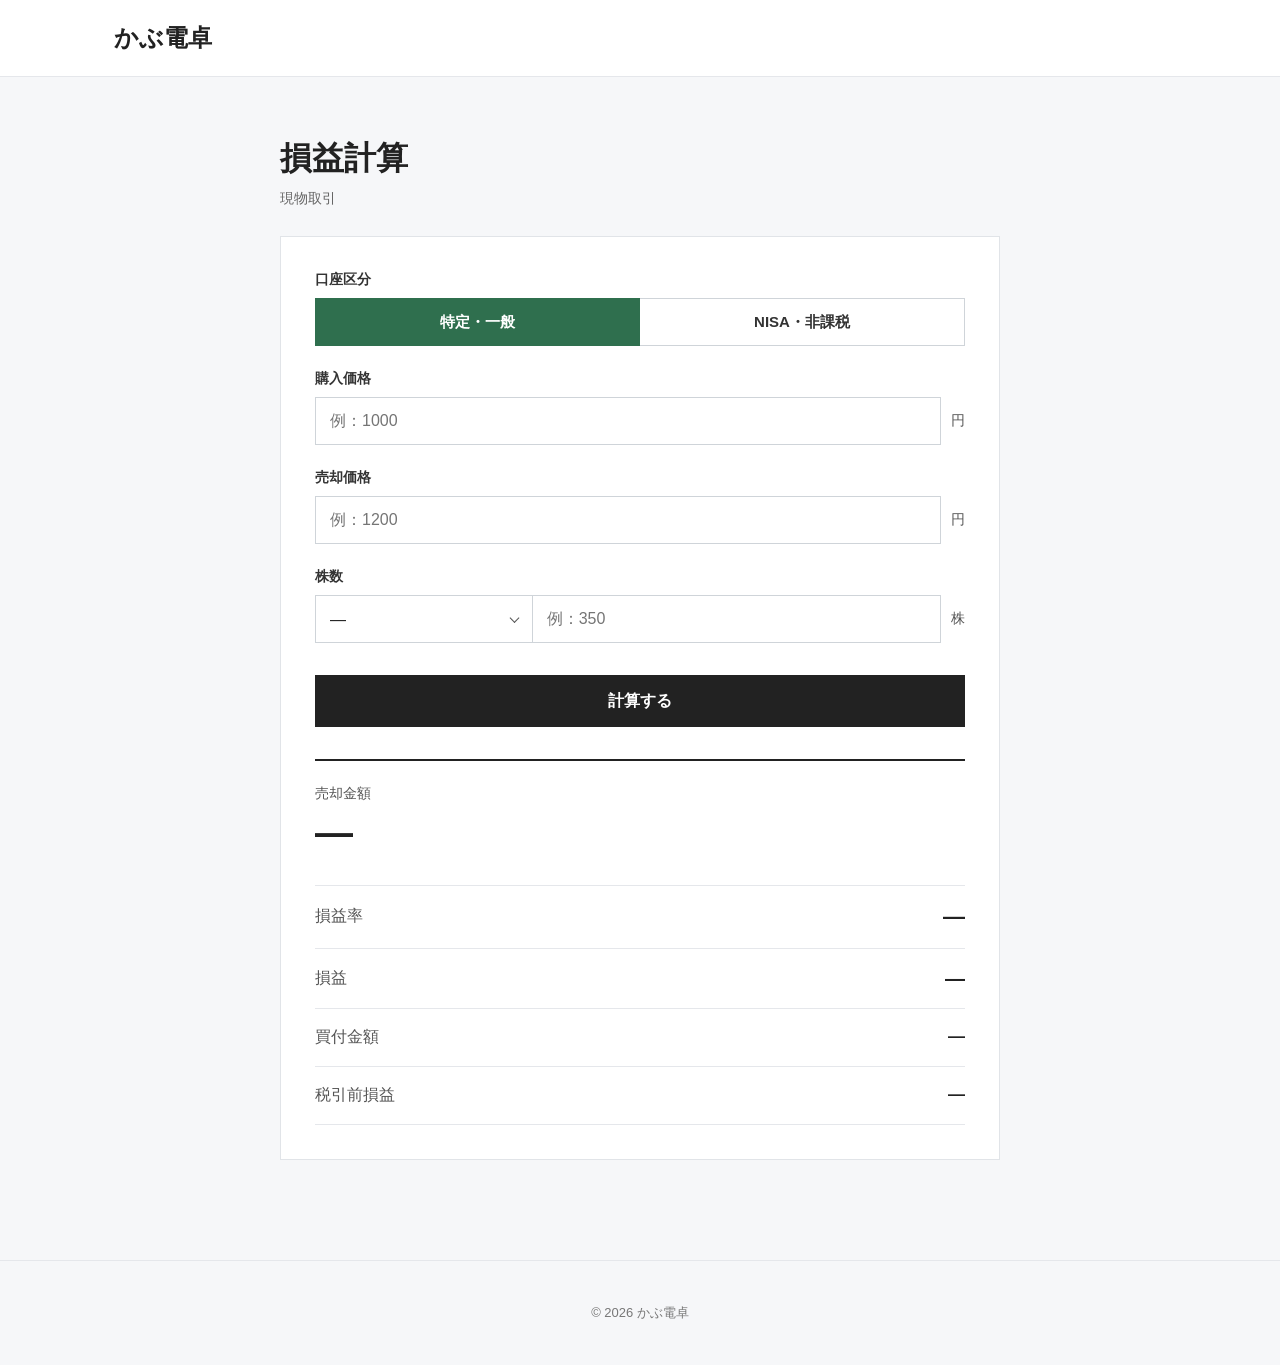
<file: kabu-calculation/profit/index.html>
<!DOCTYPE html>
<html lang="ja">

<head>
    <!-- Google tag (gtag.js) -->
<script async src="https://www.googletagmanager.com/gtag/js?id=G-W8XJ742LCZ"></script>
<script>
  window.dataLayer = window.dataLayer || [];
  function gtag(){dataLayer.push(arguments);}
  gtag('js', new Date());

  gtag('config', 'G-W8XJ742LCZ');
</script>
    <meta charset="UTF-8">
    <meta name="viewport" content="width=device-width, initial-scale=1.0">

    <title>株の損益計算｜かぶ電卓</title>

    <meta
        name="description"
        content="株の購入価格、売却価格、株数から損益額と損益率を計算できます。"
    >

    <link rel="stylesheet" href="../style.css">
</head>

<body>

    <header class="site-header">
        <a href="../index.html" class="logo">かぶ電卓</a>
    </header>


    <main>

        <section class="calculator-section">

            <div class="page-heading">
                <h1>損益計算</h1>
                <span class="trade-type">現物取引</span>
            </div>


            <div class="calculator">


                <!-- 口座区分 -->
                <div class="input-group">

                    <label>口座区分</label>

                    <div class="account-buttons">

                        <button
                            type="button"
                            class="account-button active"
                            data-account="taxable"
                        >
                            特定・一般
                        </button>

                        <button
                            type="button"
                            class="account-button"
                            data-account="taxfree"
                        >
                            NISA・非課税
                        </button>

                    </div>

                </div>


                <!-- 購入価格 -->
                <div class="input-group">

                    <label for="buyPrice">購入価格</label>

                    <div class="input-with-unit">

                        <input
                            type="number"
                            id="buyPrice"
                            min="0"
                            step="1"
                            inputmode="decimal"
                            placeholder="例：1000"
                        >

                        <span>円</span>

                    </div>

                </div>


                <!-- 売却価格 -->
                <div class="input-group">

                    <label for="sellPrice">売却価格</label>

                    <div class="input-with-unit">

                        <input
                            type="number"
                            id="sellPrice"
                            min="0"
                            step="1"
                            inputmode="decimal"
                            placeholder="例：1200"
                        >

                        <span>円</span>

                    </div>

                </div>


                <!-- 株数 -->
                <div class="input-group">

                    <label for="sharesCustom">株数</label>

                    <div class="shares-input">


                        <!-- 株数選択 -->
                        <div class="shares-select-wrapper">

                            <select id="sharesSelect">

                                <option value="">—</option>

                                <option value="100">
                                    100株
                                </option>

                                <option value="200">
                                    200株
                                </option>

                                <option value="300">
                                    300株
                                </option>

                                <option value="400">
                                    400株
                                </option>

                                <option value="500">
                                    500株
                                </option>

                                <option value="600">
                                    600株
                                </option>

                                <option value="700">
                                    700株
                                </option>

                                <option value="800">
                                    800株
                                </option>

                                <option value="900">
                                    900株
                                </option>

                                <option value="1000">
                                    1000株
                                </option>

                            </select>

                        </div>


                        <!-- 株数直接入力 -->
                        <div class="input-with-unit">

                            <input
                                type="number"
                                id="sharesCustom"
                                min="1"
                                step="1"
                                inputmode="numeric"
                                placeholder="例：350"
                            >

                            <span>株</span>

                        </div>

                    </div>

                </div>


                <!-- 計算ボタン -->
                <button
                    type="button"
                    id="calculate"
                    class="calculate-button"
                >
                    計算する
                </button>


                <!-- 結果 -->
                <div class="result">


                    <div class="result-main">

                        <span>売却金額</span>

                        <strong id="sellAmount">—</strong>

                    </div>


                    <div class="result-row result-rate">

                        <span>損益率</span>

                        <strong id="profitRate">—</strong>

                    </div>


                    <div class="result-row result-profit">

                        <span>損益</span>

                        <strong id="profit">—</strong>

                    </div>


                    <div class="result-row">

                        <span>買付金額</span>

                        <strong id="buyAmount">—</strong>

                    </div>


                    <div
                        class="result-row"
                        id="beforeTaxRow"
                    >

                        <span>税引前損益</span>

                        <strong id="beforeTaxProfit">—</strong>

                    </div>

                </div>

            </div>

        </section>

    </main>


    <footer class="site-footer">

        <p>&copy; 2026 かぶ電卓</p>

    </footer>


    <script src="../script.js"></script>

</body>

</html>
</file>
<file: style.css>
* {
    box-sizing: border-box;
}

body {
    margin: 0;
    font-family:
        -apple-system,
        BlinkMacSystemFont,
        "Segoe UI",
        "Noto Sans JP",
        sans-serif;

    background: #f6f7f9;
    color: #222;
}

/* =========================
   Header
========================= */

.site-header {
    background: #ffffff;
    border-bottom: 1px solid #e5e7eb;
}

.logo {
    display: block;
    max-width: 1100px;
    margin: 0 auto;
    padding: 22px 24px;
    color: #222;
    text-decoration: none;
    font-size: 24px;
    font-weight: 700;
}

/* =========================
   Main
========================= */

main {
    max-width: 1100px;
    margin: 0 auto;
    padding: 60px 24px 100px;
}

/* =========================
   Top page
========================= */

.tools-section h1 {
    margin: 0 0 32px;
    font-size: 30px;
    font-weight: 700;
}

.tool-grid {
    display: grid;
    grid-template-columns: repeat(3, 1fr);
    gap: 18px;
}

.tool-card {
    display: flex;
    align-items: center;
    min-height: 140px;
    padding: 24px;
    background: #2f6f4e;
    border: 1px solid #2f6f4e;
    border-radius: 0;
    color: #ffffff;
    text-decoration: none;
    transition: background-color 0.15s ease, transform 0.15s ease;
}

.tool-card h2 {
    margin: 0;
    font-size: 19px;
    font-weight: 600;
}

.tool-card:hover {
    background: #255a3f;
    transform: translateY(-2px);
}

/* =========================
   Calculator
========================= */

.calculator-section {
    width: 100%;
    max-width: none;
}

.page-heading {
    margin-bottom: 28px;
}

.page-heading h1 {
    margin: 0 0 8px;
    font-size: 32px;
    font-weight: 700;
}

.trade-type {
    display: inline-block;
    margin-top: 8px;
    padding: 6px 14px;
    border: 1px solid #2f6f4e;
    border-radius: 0;
    background: #eef5f0;
    color: #2f6f4e;
    font-size: 16px;
    font-weight: 700;
}

/* =========================
   Calculator box
========================= */

.calculator {
    padding: 34px;
    background: #ffffff;
    border: 1px solid #e1e4e8;
}

/* =========================
   Input
========================= */

.input-group {
    margin-bottom: 24px;
}

.input-group label {
    display: block;
    margin-bottom: 9px;
    color: black;
    font-size: 14px;
    font-weight: 600;
}

.input-with-unit {
    display: flex;
    align-items: center;
    gap: 10px;
}

.input-with-unit input {
    width: 100%;
    height: 48px;
    padding: 0 14px;
    border: 1px solid #cfd4d9;
    border-radius: 0;
    background: #ffffff;
    color: #222;
    font-size: 16px;
    outline: none;
}

.input-with-unit input:focus {
    border-color: #2f6f4e;
}

.input-with-unit span {
    flex-shrink: 0;
    color: #555;
    font-size: 14px;
}

/* =========================
   Account buttons
========================= */

.account-buttons {
    display: grid;
    grid-template-columns: 1fr 1fr;
}

.account-button {
    height: 48px;
    border: 1px solid #cfd4d9;
    border-radius: 0;
    background: #ffffff;
    color: #333;
    font-size: 15px;
    font-weight: 600;
    cursor: pointer;
}

.account-button + .account-button {
    border-left: none;
}

.account-button.active {
    background: #2f6f4e;
    border-color: #2f6f4e;
    color: #ffffff;
}

/* =========================
   Shares input
========================= */

.shares-input {
    display: flex;
    align-items: center;
}

.shares-select-wrapper {
    position: relative;
    width: 33.333%;
}

.shares-select-wrapper::after {
    content: "";
    position: absolute;
    top: 50%;
    right: 14px;
    width: 6px;
    height: 6px;
    border-right: 1px solid #555;
    border-bottom: 1px solid #555;
    transform: translateY(-65%) rotate(45deg);
    pointer-events: none;
}

.shares-select-wrapper select {
    appearance: none;
    -webkit-appearance: none;
    width: 100%;
    height: 48px;
    padding: 0 32px 0 14px;
    border: 1px solid #cfd4d9;
    border-right: none;
    border-radius: 0;
    background: #ffffff;
    color: #222;
    font-family: inherit;
    font-size: 16px;
    font-weight: 500;
    cursor: pointer;
    outline: none;
}

.shares-select-wrapper select:focus {
    border-color: #2f6f4e;
    position: relative;
    z-index: 1;
}

.shares-input .input-with-unit {
    flex: 1;
    gap: 10px;
}

.shares-input .input-with-unit input {
    height: 48px;
}

/* =========================
   Calculate button
========================= */

.calculate-button {
    width: 100%;
    height: 52px;
    margin-top: 8px;
    border: none;
    border-radius: 0;
    background: #222;
    color: #ffffff;
    font-size: 16px;
    font-weight: 600;
    cursor: pointer;
}

.calculate-button:hover {
    background: #333;
}

/* =========================
   Result
========================= */

.result {
    margin-top: 32px;
    border-top: 2px solid #222;
}

.result-main {
    padding: 24px 0 28px;
    border-bottom: 1px solid #e5e7eb;
}

.result-main span {
    display: block;
    margin-bottom: 8px;
    color: #555;
    font-size: 14px;
}

.result-main strong {
    display: block;
    font-size: 38px;
    line-height: 1.2;
    font-weight: 700;
}

.result-row {
    display: flex;
    align-items: center;
    justify-content: space-between;
    padding: 18px 0;
    border-bottom: 1px solid #e5e7eb;
}

.result-row span {
    color: #555;
}

.result-row strong {
    font-size: 17px;
    font-weight: 600;
}

.result .positive {
    color: #176b45;
    font-weight: 700;
}

.result .negative {
    color: #b42318;
    font-weight: 700;
}

.result-rate strong {
    font-size: 22px;
    font-weight: 700;
}

.result-profit strong {
    font-size: 20px;
    font-weight: 700;
}

/* =========================
   Footer
========================= */

.site-footer {
    padding: 30px 24px;
    border-top: 1px solid #e5e7eb;
    text-align: center;
    color: #777;
    font-size: 13px;
}

/* -------------------------
   計算機の説明
------------------------- */

.calculator-intro {
    max-width: 760px;
    margin: 0 auto 36px;
    color: #444;
    font-size: 15px;
    line-height: 1.9;
}

.calculator-intro p {
    margin: 0 0 16px;
}

.calculator-intro p:last-child {
    margin-bottom: 0;
}

.calculator-description {
    width: 100%;
    max-width: none;
    margin: 52px 0 0;
    padding-top: 28px;
    border-top: 1px solid #dfe3e6;
    color: #444;
    font-size: 15px;
    line-height: 1.9;
}

.calculator-description h2,
.calculator-description p {
    max-width: 900px;
}

.calculator-description h2 {
    margin: 0 0 20px;
    color: #222;
    font-size: 20px;
    font-weight: 700;
}

.calculator-description p {
    margin: 0 0 18px;
}

.calculator-description p:last-child {
    margin-bottom: 0;
}

/* 未実装ツール */
.tool-card-disabled {
    background: #ffffff;
    border: 2px solid #2f6f4e;
    color: #2f6f4e;
    cursor: default;
    transition: none;
}

.tool-card-disabled h2 {
    color: #2f6f4e;
}

.tool-card-disabled:hover {
    background: #ffffff;
    border-color: #2f6f4e;
    color: #2f6f4e;
    transform: none;
    box-shadow: none;
}

.tool-card-disabled:hover h2 {
    color: #2f6f4e;
}

.tools-notice {
    margin-top: 32px;
    text-align: center;
}

.tools-notice p {
    margin: 0;
    color: #555;
    font-size: 14px;
}

/* ========================================
   作業スペース
   ======================================== */

.calculator-workspace {
    display: grid;
    grid-template-columns: minmax(0, 1fr) 280px;
    gap: 40px;
    width: 100%;
    max-width: none;
    margin: 0;
    align-items: start;
}

.calculator-workspace > .calculator {
    width: 100%;
    max-width: none;
    box-sizing: border-box;
}

/* ========================================
   サブツール
   ======================================== */

.utility-tools {
    display: flex;
    flex-direction: column;
    gap: 28px;
}

.utility-panel {
    border-top: 2px solid #222;
    padding-top: 18px;
}

.utility-panel h2 {
    margin: 0 0 14px;
    font-size: 18px;
    font-weight: 700;
    color: #222;
}

/* ========================================
   電卓（最適化版）
   ======================================== */

.calculator-display {
    margin-bottom: 10px;
}

.calculator-display input {
    width: 100%;
    height: 52px;
    padding: 0 12px;
    border: 1px solid #cfd4d9;
    border-radius: 0;
    background: #fff;
    color: #222;
    font-size: 22px;
    font-weight: 600;
    text-align: right;
    outline: none;
    box-sizing: border-box;
}

.calculator-buttons {
    display: grid;
    grid-template-columns: repeat(4, 1fr);
    gap: 8px;
}

.calculator-buttons button {
    height: 48px;
    border: 1px solid #cfd4d9;
    border-radius: 0;
    background: #fff;
    color: #222;
    font-family: inherit;
    font-size: 16px;
    font-weight: 600;
    cursor: pointer;
}

.calculator-buttons button:hover {
    background: #f1f3f4;
}

.calculator-buttons button:active {
    background: #e7e9eb;
}

.calculator-buttons .calculator-equals {
    background: #2f6f4e;
    border-color: #2f6f4e;
    color: #fff;
}

.calculator-buttons .calculator-equals:hover {
    background: #255a3f;
}

/* ========================================
   メモ
   ======================================== */

.memo-tool textarea {
    width: 100%;
    min-height: 220px;
    padding: 12px;
    border: 1px solid #cfd4d9;
    border-radius: 0;
    background: #fff;
    color: #222;
    font-family: inherit;
    font-size: 15px;
    line-height: 1.7;
    resize: vertical;
    outline: none;
    box-sizing: border-box;
}

.memo-tool textarea:focus {
    border-color: #2f6f4e;
}

.memo-status {
    margin: 0;
    color: #777;
    font-size: 12px;
}

.memo-footer {
    display: flex;
    align-items: center;
    justify-content: flex-end;
    gap: 12px;
    margin-top: 8px;
}

.memo-heading {
    display: flex;
    align-items: center;
    justify-content: space-between;
    gap: 12px;
}

.memo-heading h2 {
    margin: 0 0 14px;
}

.memo-clear-button {
    margin: 0 0 14px;
    padding: 6px 10px;
    border: 1px solid #cfd4d9;
    background: #fff;
    color: #777;
    font-family: inherit;
    font-size: 13px;
    cursor: pointer;
}

.memo-clear-button:hover {
    color: #b42318;
}

/* =========================
   計算モード
   ========================= */

.calculation-modes {
    display: flex;
    flex-wrap: wrap;
    margin-bottom: 32px;
    border-bottom: 1px solid #cfd4d9;
}

.calculation-mode {
    flex: 1;
    min-width: 150px;
    height: 48px;
    padding: 0 12px;
    border: none;
    border-bottom: 2px solid transparent;
    border-radius: 0;
    background: #fff;
    color: #666;
    font-family: inherit;
    font-size: 15px;
    font-weight: 600;
    cursor: pointer;
}

.calculation-mode.active {
    border-bottom-color: #2f6f4e;
    color: #2f6f4e;
}

/* =========================
   モバイル調整
   ========================= */

@media (max-width: 768px) {
    main {
        padding: 40px 18px 70px;
    }

    .logo {
        padding: 18px;
    }

    .tools-section h1 {
        font-size: 26px;
    }

    .tool-grid {
        grid-template-columns: 1fr;
    }

    .tool-card {
        min-height: 100px;
    }

    .page-heading h1 {
        font-size: 28px;
    }

    .calculator {
        padding: 24px 20px;
    }

    .calculator-workspace {
        grid-template-columns: 1fr;
        gap: 48px;
    }

    .utility-tools {
        gap: 40px;
    }

    .calculator-buttons button {
        height: 52px;
    }

    .memo-tool textarea {
        min-height: 180px;
    }

    .calculation-description {
        margin-top: 42px;
        padding-top: 24px;
        font-size: 14px;
        line-height: 1.85;
    }

    .calculation-description h2 {
        font-size: 18px;
        margin-bottom: 16px;
    }

    .calculation-modes {
        margin-bottom: 28px;
    }

    .calculation-mode {
        height: 46px;
        font-size: 14px;
    }
}
/* ==========================================
   運営者情報 (about.html) スタイル
   ========================================== */

/* メインコンテナ */
.main-container {
  max-width: 800px;
  margin: 30px auto;
  padding: 0 16px;
}

/* カードレイアウト */
.card {
  background: #ffffff;
  border-radius: 12px;
  box-shadow: 0 4px 16px rgba(0, 0, 0, 0.08);
  overflow: hidden;
}

.card-header {
  padding: 24px 30px;
  background: linear-gradient(135deg, #1e3c72 0%, #2a5298 100%);
  color: #ffffff;
}

.card-header h1 {
  margin: 0 0 8px 0;
  font-size: 1.5rem;
  font-weight: 700;
}

.card-subtitle {
  margin: 0;
  font-size: 0.875rem;
  opacity: 0.85;
}

.card-body {
  padding: 30px;
}

/* テーブルスタイル */
.styled-table {
  width: 100%;
  border-collapse: collapse;
  margin-bottom: 24px;
}

.styled-table th,
.styled-table td {
  padding: 16px 20px;
  text-align: left;
  border-bottom: 1px solid #f0f0f0;
  font-size: 0.95rem;
  line-height: 1.6;
}

.styled-table th {
  width: 25%;
  background-color: #f8fafc;
  color: #334155;
  font-weight: 600;
  white-space: nowrap;
}

.styled-table td {
  color: #475569;
}

.styled-table tr:last-child th,
.styled-table tr:last-child td {
  border-bottom: none;
}

/* リンク文字 */
.link-text {
  color: #2563eb;
  text-decoration: none;
  font-weight: 600;
}

.link-text:hover {
  text-decoration: underline;
}

/* サービス運営理念ボックス */
.policy-box {
  background-color: #f1f5f9;
  border-left: 4px solid #2563eb;
  padding: 18px 20px;
  border-radius: 0 8px 8px 0;
}

.policy-box h3 {
  margin: 0 0 8px 0;
  font-size: 1rem;
  color: #1e293b;
}

.policy-box p {
  margin: 0;
  font-size: 0.875rem;
  color: #475569;
  line-height: 1.6;
}

/* フッターナビゲーション */
.app-footer {
  text-align: center;
  padding: 30px 20px;
  margin-top: 50px;
  background-color: #ffffff;
  border-top: 1px solid #e2e8f0;
}

.footer-nav a {
  color: #64748b;
  text-decoration: none;
  font-size: 0.875rem;
}

.footer-nav a:hover {
  color: #2563eb;
}

.footer-nav .divider {
  margin: 0 8px;
  color: #cbd5e1;
}

/* レスポンシブ対応（スマホ表示） */
@media (max-width: 600px) {
  .styled-table th,
  .styled-table td {
    display: block;
    width: 100%;
  }

  .styled-table th {
    background-color: transparent;
    padding-bottom: 4px;
    color: #1e293b;
  }

  .styled-table td {
    padding-top: 0;
    padding-bottom: 20px;
  }
}
/* ナンピン計算セクション */
.calc-section {
  max-width: 600px;
  margin: 30px auto;
  padding: 20px;
  background-color: #ffffff;
  border: 1px solid #e2e8f0;
  border-radius: 8px;
}

.calc-section h2 {
  font-size: 1.2rem;
  color: #0f172a;
  margin-bottom: 20px;
  padding-bottom: 8px;
  border-bottom: 2px solid #0f172a;
}

.input-group {
  margin-bottom: 16px;
}

.input-group label {
  display: block;
  font-size: 0.85rem;
  font-weight: 600;
  color: #475569;
  margin-bottom: 6px;
}

.input-unit {
  display: flex;
  align-items: center;
  gap: 8px;
}

.input-unit input {
  flex: 1;
  padding: 10px 12px;
  font-size: 1rem;
  border: 1px solid #cbd5e1;
  border-radius: 4px;
  outline: none;
}

.input-unit input:focus {
  border-color: #2563eb;
}

.input-unit span {
  font-size: 0.9rem;
  color: #64748b;
  width: 24px;
}

.form-divider {
  border: 0;
  border-top: 1px dashed #cbd5e1;
  margin: 20px 0;
}

/* 計算結果ボックス */
.result-box {
  margin-top: 24px;
  padding: 16px;
  background-color: #f8fafc;
  border: 1px solid #cbd5e1;
  border-radius: 6px;
}

.result-row.highlight {
  display: flex;
  justify-content: space-between;
  align-items: baseline;
  padding-bottom: 12px;
  margin-bottom: 12px;
  border-bottom: 1px solid #e2e8f0;
}

.result-row .result-label {
  font-size: 0.95rem;
  font-weight: 700;
  color: #1e293b;
}

.result-row .result-value {
  font-size: 1.1rem;
  color: #0f172a;
}

.result-row .result-value strong {
  font-size: 1.6rem;
  color: #2563eb;
}

.result-details {
  display: grid;
  gap: 8px;
  font-size: 0.85rem;
}

.detail-item {
  display: flex;
  justify-content: space-between;
  color: #475569;
}
</file>
<file: kabu-calculation/style.css>
* {
    box-sizing: border-box;
}

body {
    margin: 0;
    font-family:
        -apple-system,
        BlinkMacSystemFont,
        "Segoe UI",
        "Noto Sans JP",
        sans-serif;

    background: #f6f7f9;
    color: #222;
}


/* =========================
   Header
========================= */

.site-header {
    background: #ffffff;
    border-bottom: 1px solid #e5e7eb;
}

.logo {
    display: block;

    max-width: 1100px;
    margin: 0 auto;
    padding: 22px 24px;

    color: #222;
    text-decoration: none;

    font-size: 24px;
    font-weight: 700;
}


/* =========================
   Main
========================= */

main {
    max-width: 1100px;
    margin: 0 auto;

    padding: 60px 24px 100px;
}


/* =========================
   Top page
========================= */

.tools-section h1 {
    margin: 0 0 32px;

    font-size: 30px;
    font-weight: 700;
}

.tool-grid {
    display: grid;

    grid-template-columns:
        repeat(3, 1fr);

    gap: 18px;
}

.tool-card {
    display: flex;
    align-items: center;

    min-height: 140px;
    padding: 24px;

    background: #2f6f4e;
    border: 1px solid #2f6f4e;
    border-radius: 0;

    color: #ffffff;
    text-decoration: none;

    transition:
        background-color 0.15s ease,
        transform 0.15s ease;
}

.tool-card h2 {
    margin: 0;

    font-size: 19px;
    font-weight: 600;
}

.tool-card:hover {
    background: #255a3f;

    transform:
        translateY(-2px);
}


/* =========================
   Calculator
========================= */

.calculator-section {
    max-width: 720px;
    margin: 0 auto;
}

.page-heading {
    margin-bottom: 28px;
}

.page-heading h1 {
    margin: 0 0 8px;

    font-size: 32px;
    font-weight: 700;
}

.trade-type {
    display: inline-block;

    color: #666;
    font-size: 14px;
}


/* =========================
   Calculator box
========================= */

.calculator {
    padding: 34px;

    background: #ffffff;
    border: 1px solid #e1e4e8;
}


/* =========================
   Input
========================= */

.input-group {
    margin-bottom: 24px;
}

.input-group label {
    display: block;

    margin-bottom: 9px;

    color: #333;

    font-size: 14px;
    font-weight: 600;
}

.input-with-unit {
    display: flex;
    align-items: center;

    gap: 10px;
}

.input-with-unit input {
    width: 100%;
    height: 48px;

    padding: 0 14px;

    border: 1px solid #cfd4d9;
    border-radius: 0;

    background: #ffffff;
    color: #222;

    font-size: 16px;

    outline: none;
}

.input-with-unit input:focus {
    border-color: #2f6f4e;
}

.input-with-unit span {
    flex-shrink: 0;

    color: #555;
    font-size: 14px;
}


/* =========================
   Account buttons
========================= */

.account-buttons {
    display: grid;

    grid-template-columns:
        1fr 1fr;
}

.account-button {
    height: 48px;

    border: 1px solid #cfd4d9;
    border-radius: 0;

    background: #ffffff;
    color: #333;

    font-size: 15px;
    font-weight: 600;

    cursor: pointer;
}

.account-button + .account-button {
    border-left: none;
}

.account-button.active {
    background: #2f6f4e;
    border-color: #2f6f4e;

    color: #ffffff;
}


/* =========================
   Shares input
========================= */

.shares-input {
    display: flex;
    align-items: center;
}


/* 株数選択 */

.shares-select-wrapper {
    position: relative;

    width: 33.333%;
}

.shares-select-wrapper::after {
    content: "";

    position: absolute;

    top: 50%;
    right: 14px;

    width: 6px;
    height: 6px;

    border-right: 1px solid #555;
    border-bottom: 1px solid #555;

    transform:
        translateY(-65%)
        rotate(45deg);

    pointer-events: none;
}

.shares-select-wrapper select {
    appearance: none;
    -webkit-appearance: none;

    width: 100%;
    height: 48px;

    padding: 0 32px 0 14px;

    border: 1px solid #cfd4d9;
    border-right: none;
    border-radius: 0;

    background: #ffffff;
    color: #222;

    font-family: inherit;
    font-size: 16px;
    font-weight: 500;

    cursor: pointer;
    outline: none;
}

.shares-select-wrapper select:focus {
    border-color: #2f6f4e;

    position: relative;
    z-index: 1;
}


/* 株数直接入力 */

.shares-input .input-with-unit {
    flex: 1;

    gap: 10px;
}

.shares-input .input-with-unit input {
    height: 48px;
}


/* =========================
   Calculate button
========================= */

.calculate-button {
    width: 100%;
    height: 52px;

    margin-top: 8px;

    border: none;
    border-radius: 0;

    background: #222;
    color: #ffffff;

    font-size: 16px;
    font-weight: 600;

    cursor: pointer;
}

.calculate-button:hover {
    background: #333;
}


/* =========================
   Result
========================= */

.result {
    margin-top: 32px;

    border-top: 2px solid #222;
}

.result-main {
    padding: 24px 0 28px;

    border-bottom: 1px solid #e5e7eb;
}

.result-main span {
    display: block;

    margin-bottom: 8px;

    color: #555;
    font-size: 14px;
}

.result-main strong {
    display: block;

    font-size: 38px;
    line-height: 1.2;
    font-weight: 700;
}

.result-row {
    display: flex;
    align-items: center;
    justify-content: space-between;

    padding: 18px 0;

    border-bottom: 1px solid #e5e7eb;
}

.result-row span {
    color: #555;
}

.result-row strong {
    font-size: 17px;
    font-weight: 600;
}

.result .positive {
    color: #176b45;
    font-weight: 700;
}

.result .negative {
    color: #b42318;
    font-weight: 700;
}

.result-rate strong {
    font-size: 22px;
    font-weight: 700;
}

.result-profit strong {
    font-size: 20px;
    font-weight: 700;
}


/* =========================
   Footer
========================= */

.site-footer {
    padding: 30px 24px;

    border-top: 1px solid #e5e7eb;

    text-align: center;

    color: #777;
    font-size: 13px;
}


/* =========================
   Mobile
========================= */

@media (max-width: 700px) {

    main {
        padding: 40px 18px 70px;
    }

    .logo {
        padding: 18px;
    }

    .tools-section h1 {
        font-size: 26px;
    }

    .tool-grid {
        grid-template-columns: 1fr;
    }

    .tool-card {
        min-height: 100px;
    }

    .calculator-section {
        max-width: none;
    }

    .page-heading h1 {
        font-size: 28px;
    }

    .calculator {
        padding: 24px 20px;
    }

}
</file>
